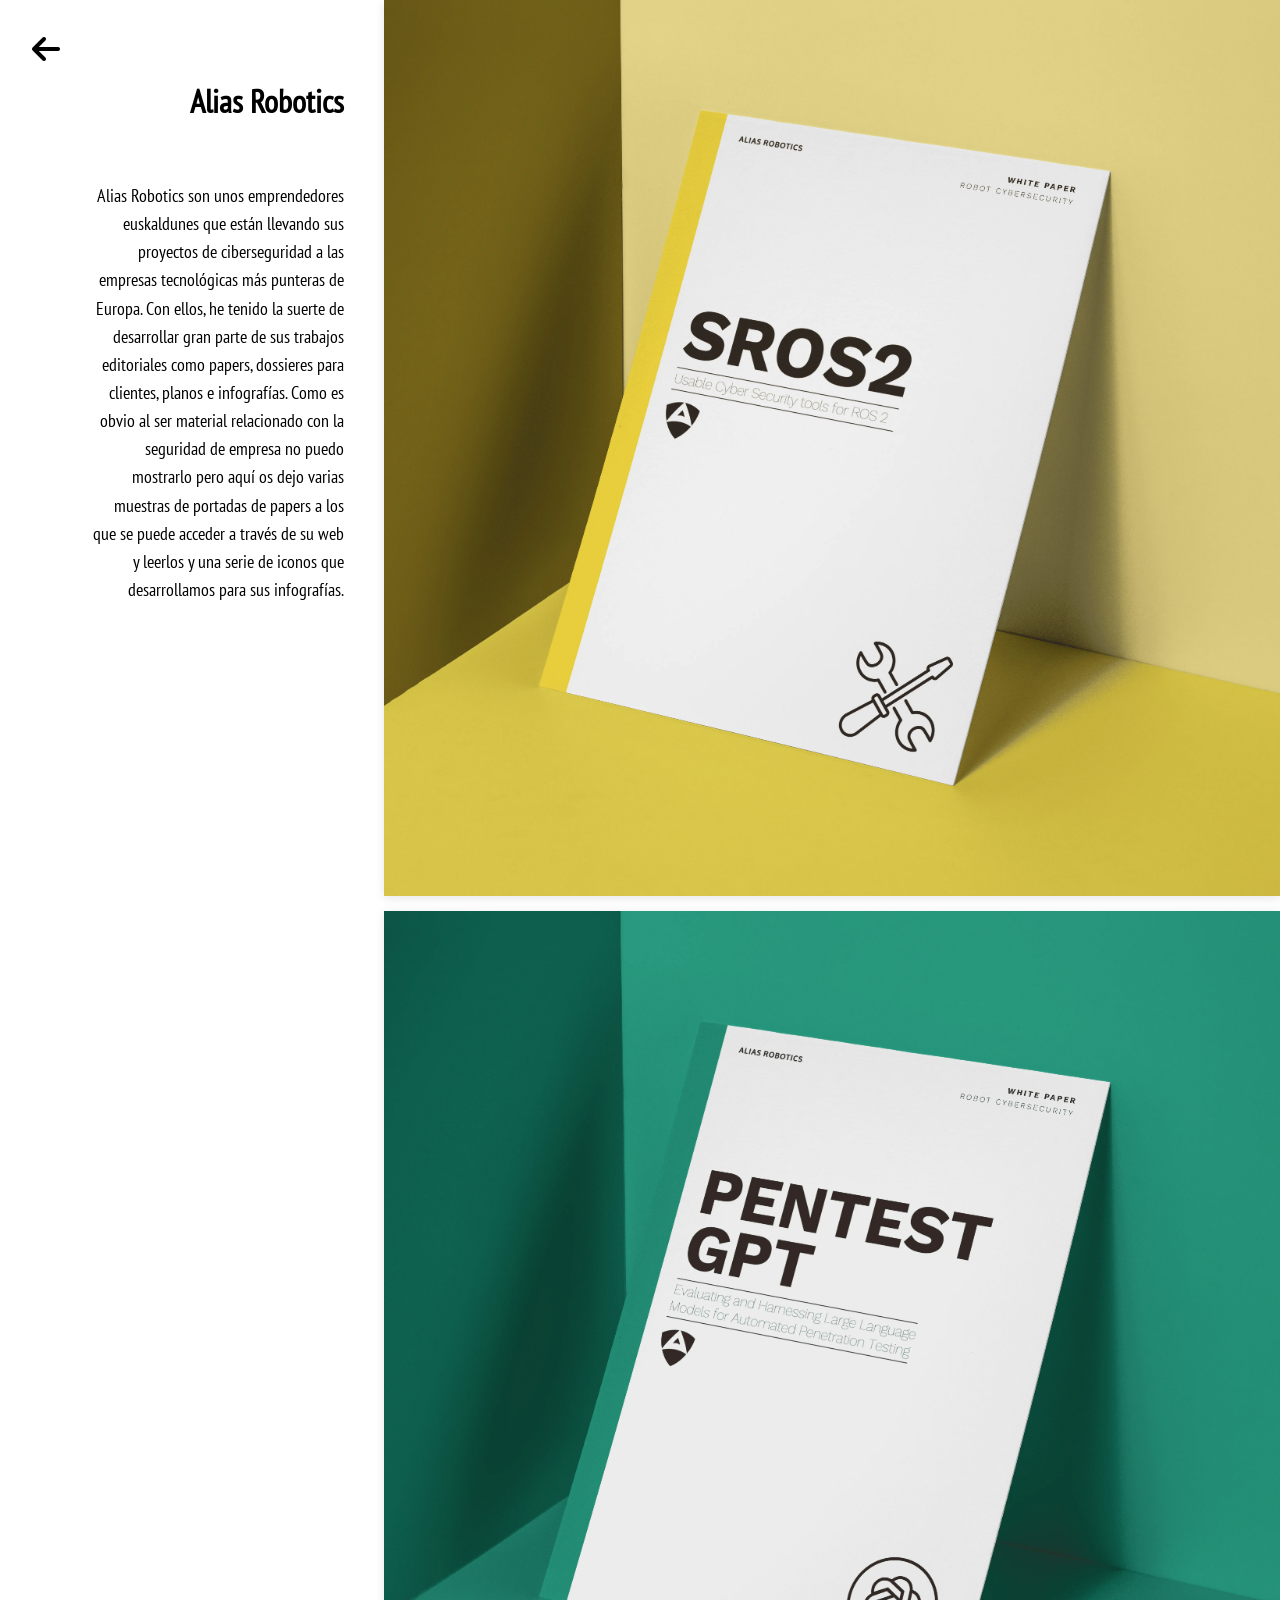
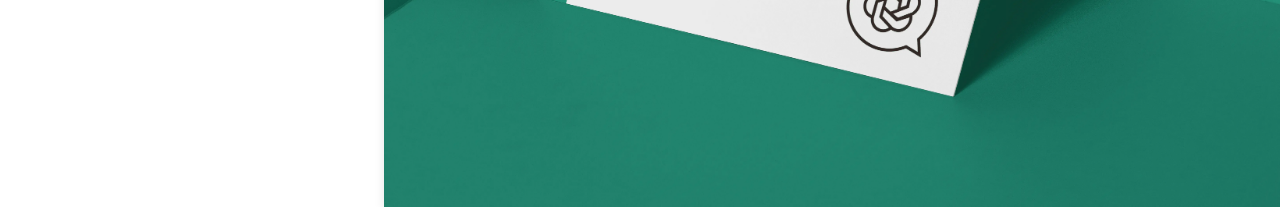
<file: alias.html>
<!DOCTYPE html>
<html lang="es">

<head>
  <meta charset="UTF-8">
  <meta name="viewport" content="width=device-width, initial-scale=1.0">
  <meta name="robots" content="noindex, nofollow">
  <title>Alias Robotics</title>
  <link rel="stylesheet" href="styles.css">
  <!-- Font Awesome CDN (versión gratuita) -->
  <link rel="stylesheet" href="https://cdnjs.cloudflare.com/ajax/libs/font-awesome/6.5.0/css/all.min.css"
    crossorigin="anonymous" referrerpolicy="no-referrer" />

</head>

<body>


  <a href="index.html" class="back-arrow" aria-label="Volver al inicio">
    <i class="fas fa-arrow-left"></i>
  </a>


  <main class="project2-container">
    <div class="project2-title">
      <h1>Alias Robotics</h1>
      <p>
        Alias Robotics son unos emprendedores euskaldunes que están llevando sus proyectos de ciberseguridad a las
        empresas tecnológicas más punteras de Europa.
        Con ellos, he tenido la suerte de desarrollar gran parte de sus trabajos editoriales como papers, dossieres para
        clientes, planos e infografías.
        Como es obvio al ser material relacionado con la seguridad de empresa no puedo mostrarlo pero aquí os dejo
        varias muestras de portadas de papers a los que se puede acceder a través de su web y leerlos y una serie de
        iconos que desarrollamos para sus infografías.
      </p>
    </div>
    <div class="project2-gallery">
      <img src="img/alias2.webp" alt="Imagen 2 del Proyecto 1" class="lazy-img">
      <img src="img/alias1.webp" alt="Imagen 3 del Proyecto 1" class="lazy-img">
    </div>
  </main>


</body>

</html>
</file>
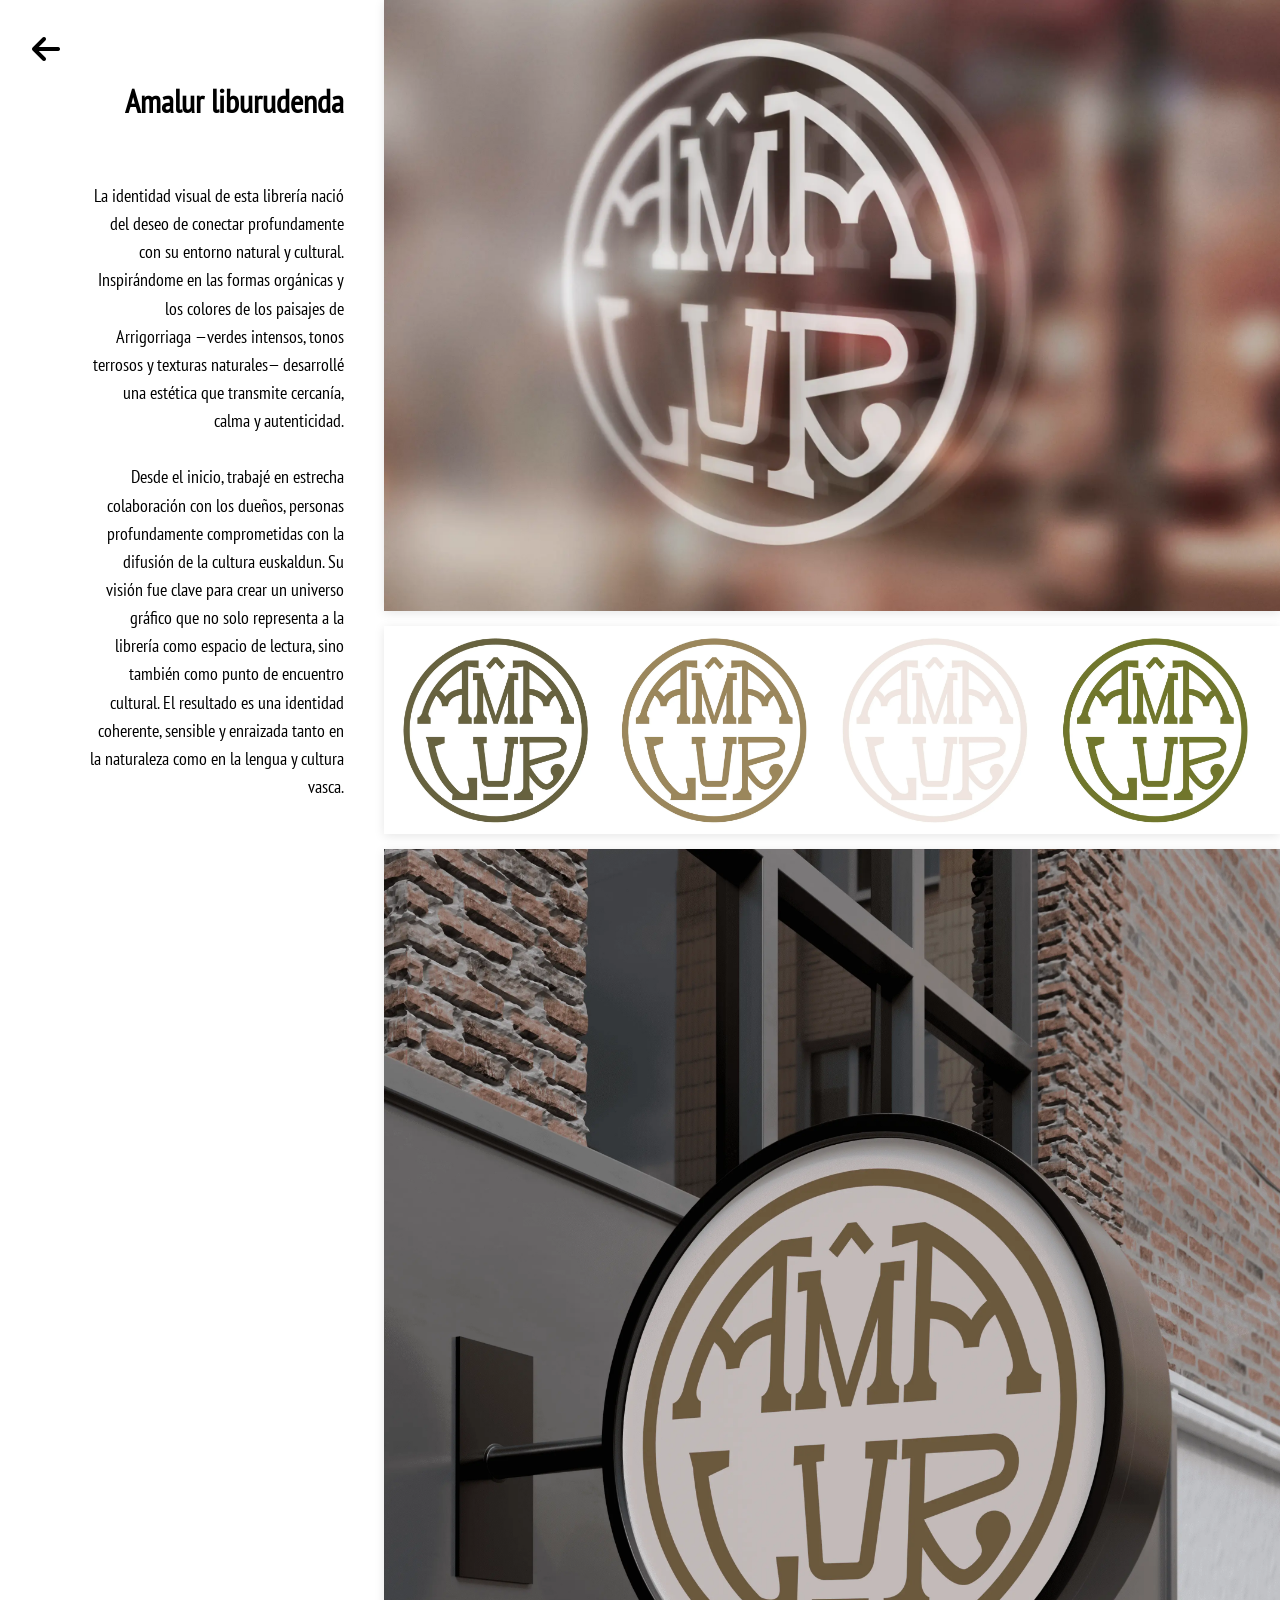
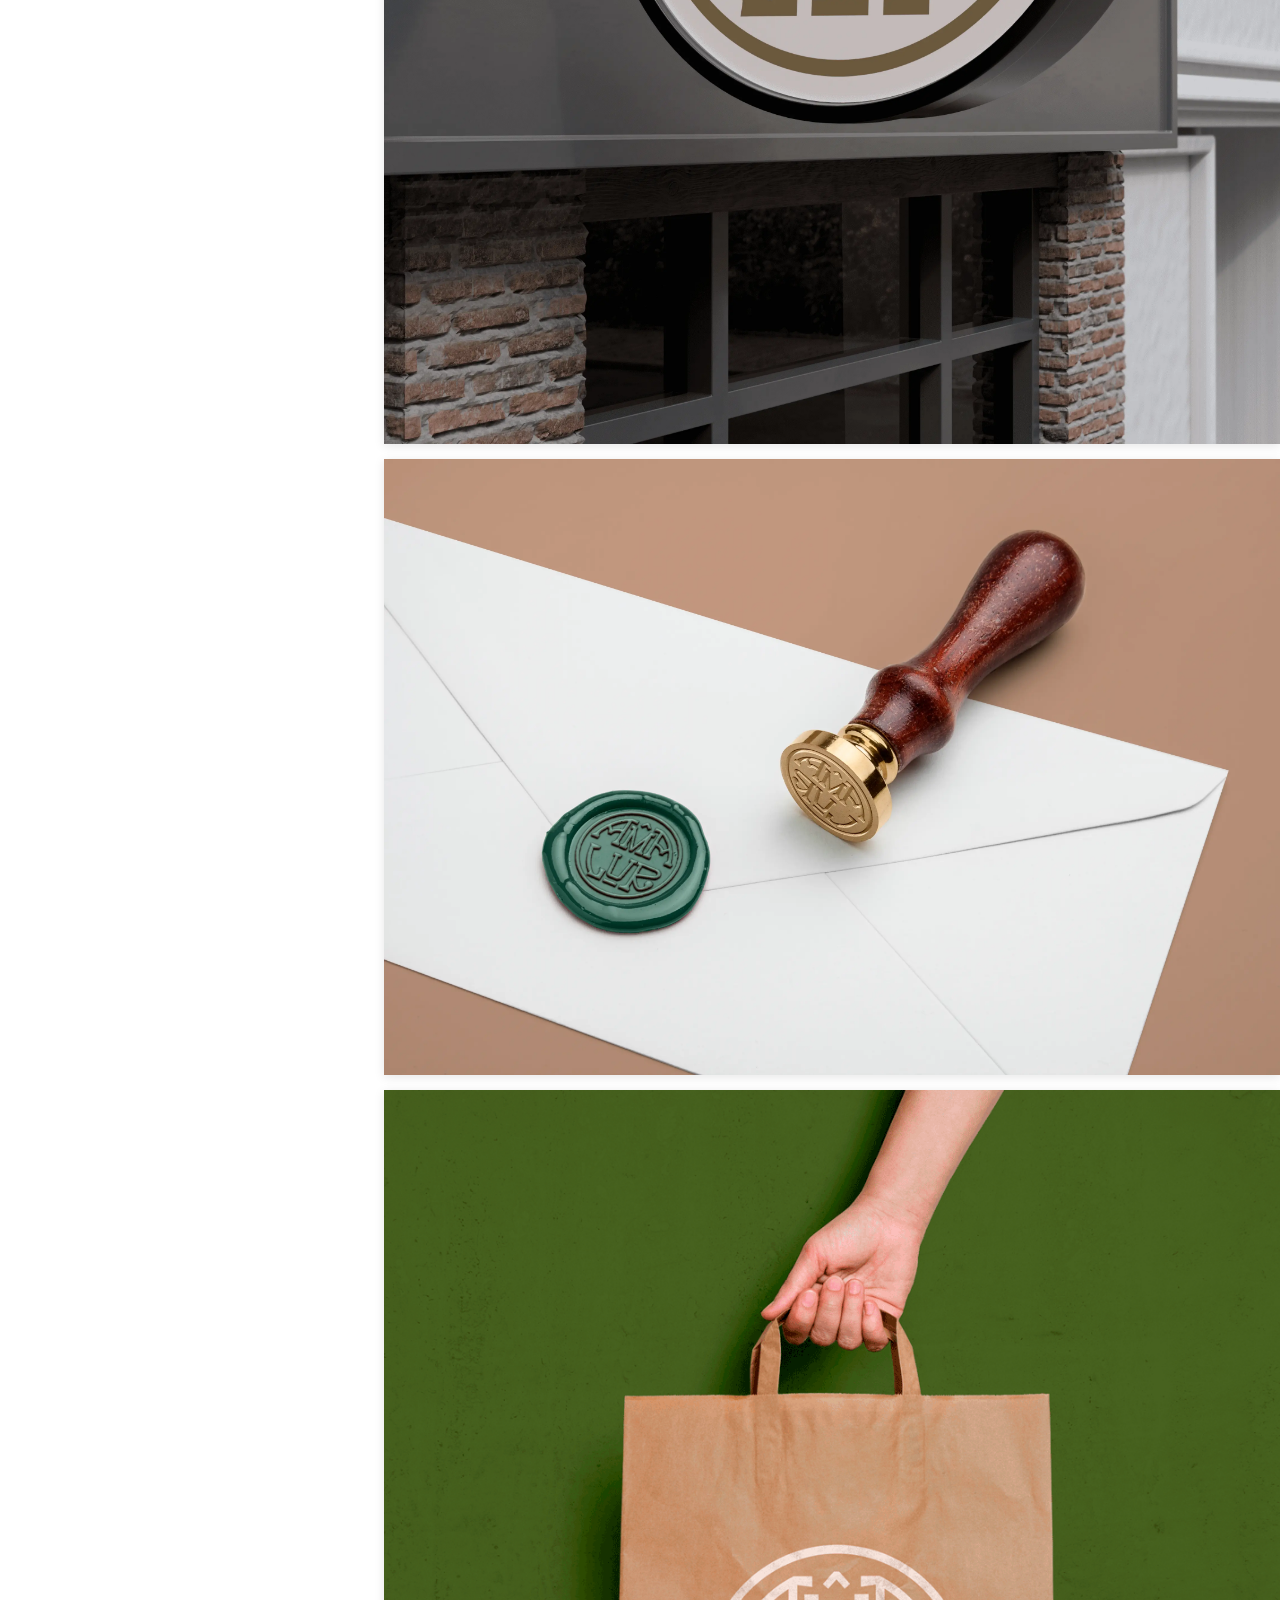
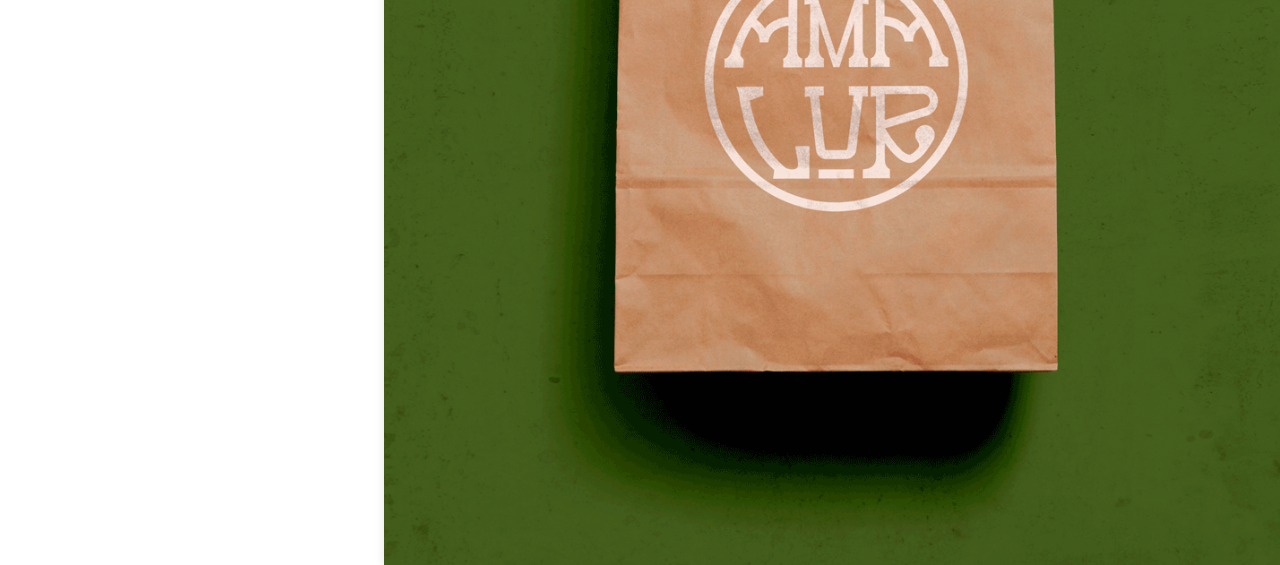
<file: amalur.html>
<!DOCTYPE html>
<html lang="es">

<head>
  <meta charset="UTF-8">
  <meta name="viewport" content="width=device-width, initial-scale=1.0">
  <meta name="robots" content="noindex, nofollow">
  <title>Amalur liburudenda</title>
  <link rel="stylesheet" href="styles.css">
  <!-- Font Awesome CDN (versión gratuita) -->
  <link rel="stylesheet" href="https://cdnjs.cloudflare.com/ajax/libs/font-awesome/6.5.0/css/all.min.css"
    integrity="sha512-..." crossorigin="anonymous" referrerpolicy="no-referrer" />

</head>

<body>


  <a href="index.html" class="back-arrow" aria-label="Volver al inicio">
    <i class="fas fa-arrow-left"></i>
  </a>


  <main class="project2-container">
    <div class="project2-title">
      <h1>Amalur liburudenda</h1>
      <p>
        La identidad visual de esta librería nació del deseo de conectar profundamente con su entorno natural y
        cultural. Inspirándome en las formas orgánicas y los colores de los paisajes de Arrigorriaga —verdes intensos,
        tonos terrosos y texturas naturales— desarrollé una estética que transmite cercanía, calma y autenticidad.
        <br><br>

        Desde el inicio, trabajé en estrecha colaboración con los dueños, personas profundamente comprometidas con la
        difusión de la cultura euskaldun. Su visión fue clave para crear un universo gráfico que no solo representa a la
        librería como espacio de lectura, sino también como punto de encuentro cultural. El resultado es una identidad
        coherente, sensible y enraizada tanto en la naturaleza como en la lengua y cultura vasca.
      </p>
    </div>
    <div class="project2-gallery">
      <img src="img/amalur1.webp" alt="Imagen 2 del Proyecto 1" class="lazy-img">
      <img src="img/amalur4.webp" alt="Imagen 3 del Proyecto 1" class="lazy-img">
      <img src="img/amalur2.webp" alt="Imagen 3 del Proyecto 1" class="lazy-img">
      <img src="img/amalur3.webp" alt="Imagen 3 del Proyecto 1" class="lazy-img">
      <img src="img/amalur.gif" alt="Imagen 3 del Proyecto 1" class="lazy-img">
    </div>
  </main>


</body>

</html>
</file>
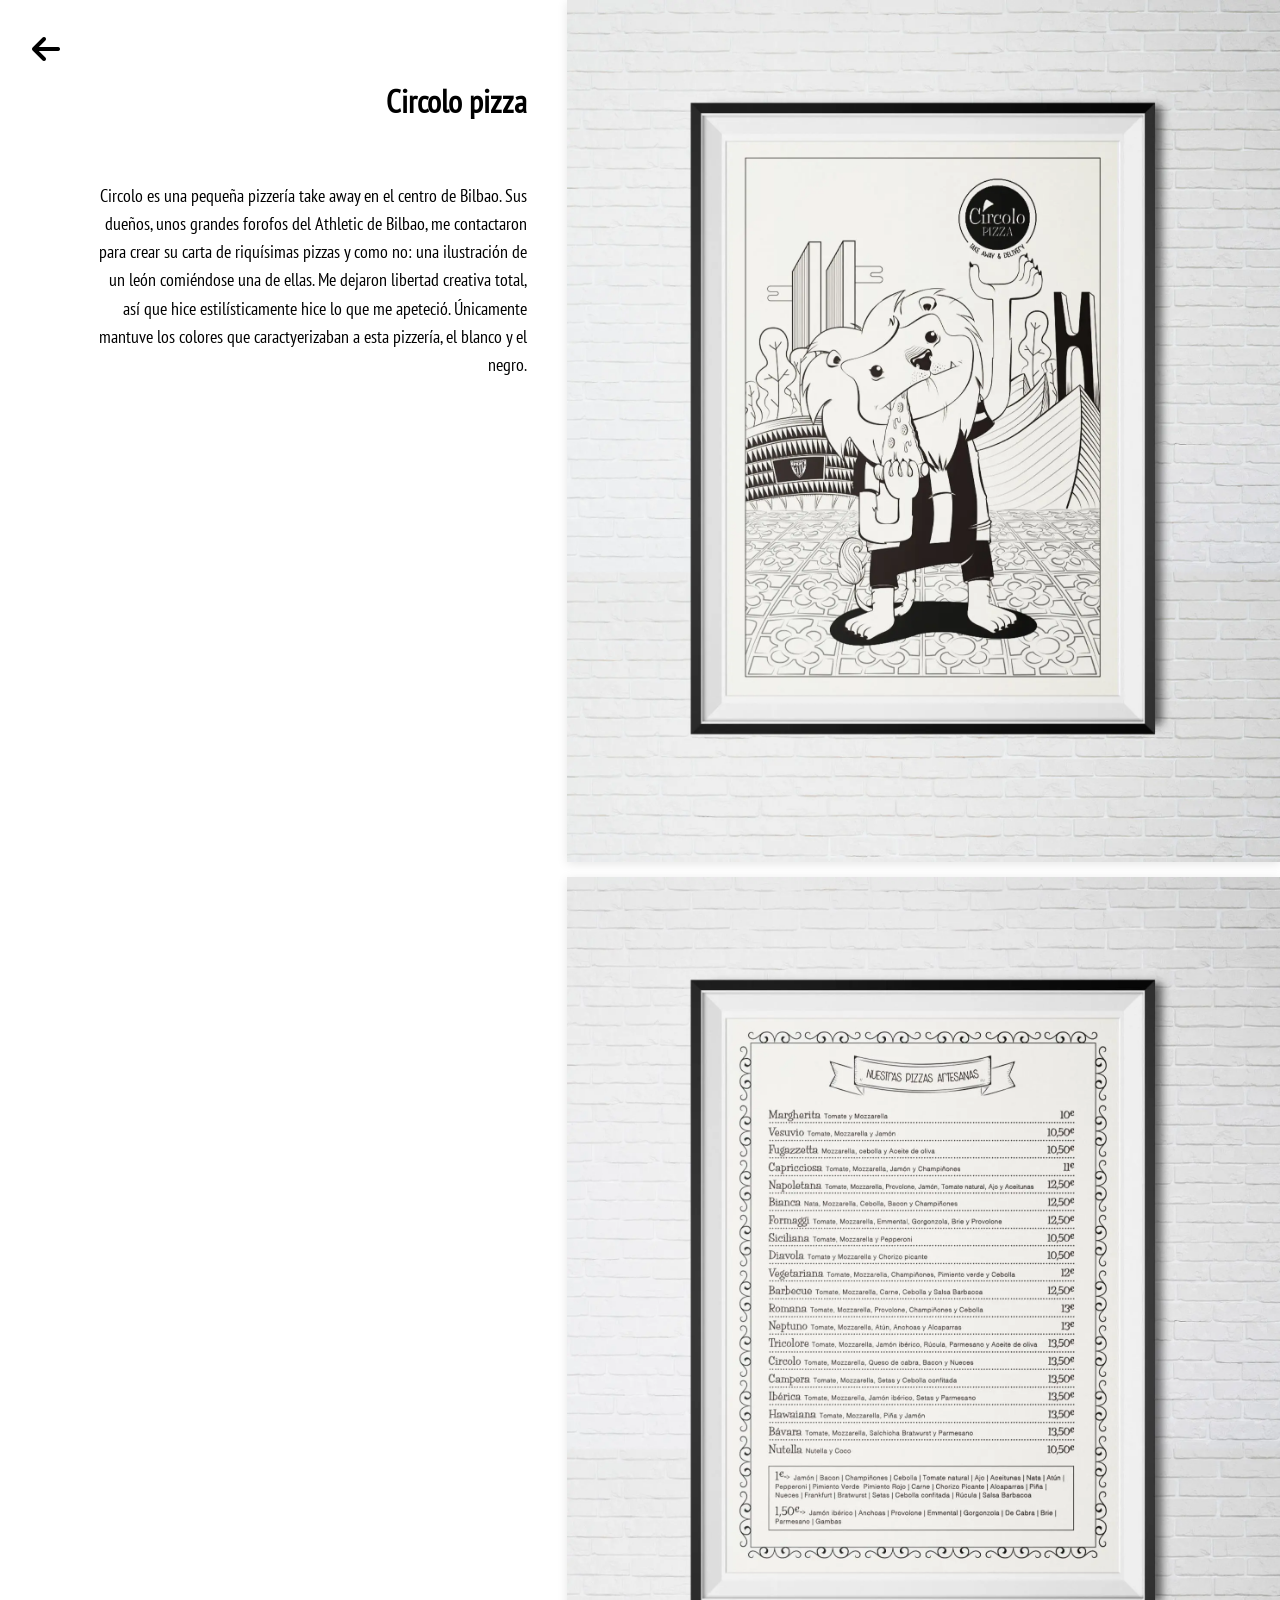
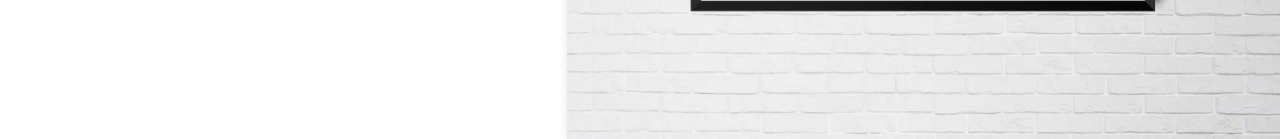
<file: circolo.html>
<!DOCTYPE html>
<html lang="es">

<head>
  <meta charset="UTF-8">
  <meta name="viewport" content="width=device-width, initial-scale=1.0">
  <meta name="robots" content="noindex, nofollow">
  <title>Circolo pizza</title>
  <link rel="stylesheet" href="styles.css">
  <!-- Font Awesome CDN (versión gratuita) -->
  <link rel="stylesheet" href="https://cdnjs.cloudflare.com/ajax/libs/font-awesome/6.5.0/css/all.min.css"
    crossorigin="anonymous" referrerpolicy="no-referrer" />

</head>

<body>


  <a href="index.html" class="back-arrow" aria-label="Volver al inicio">
    <i class="fas fa-arrow-left"></i>
  </a>


  <main class="project2-container">
    <div class="project2-title">
      <h1>Circolo pizza</h1>
      <p>
        Circolo es una pequeña pizzería take away en el centro de Bilbao. Sus dueños, unos grandes forofos del Athletic
        de Bilbao, me contactaron para crear su carta de riquísimas pizzas y como no: una ilustración de un león
        comiéndose una de ellas. Me dejaron libertad creativa total, así que hice estilísticamente hice lo que me
        apeteció. Únicamente mantuve los colores que caractyerizaban a esta pizzería, el blanco y el negro.
      </p>
    </div>
    <div class="project2-gallery">
      <img src="img/8.webp" alt="Imagen 2 del Proyecto 1" class="lazy-img">
      <img src="img/88.webp" alt="Imagen 3 del Proyecto 1" class="lazy-img">
    </div>
  </main>


</body>

</html>
</file>
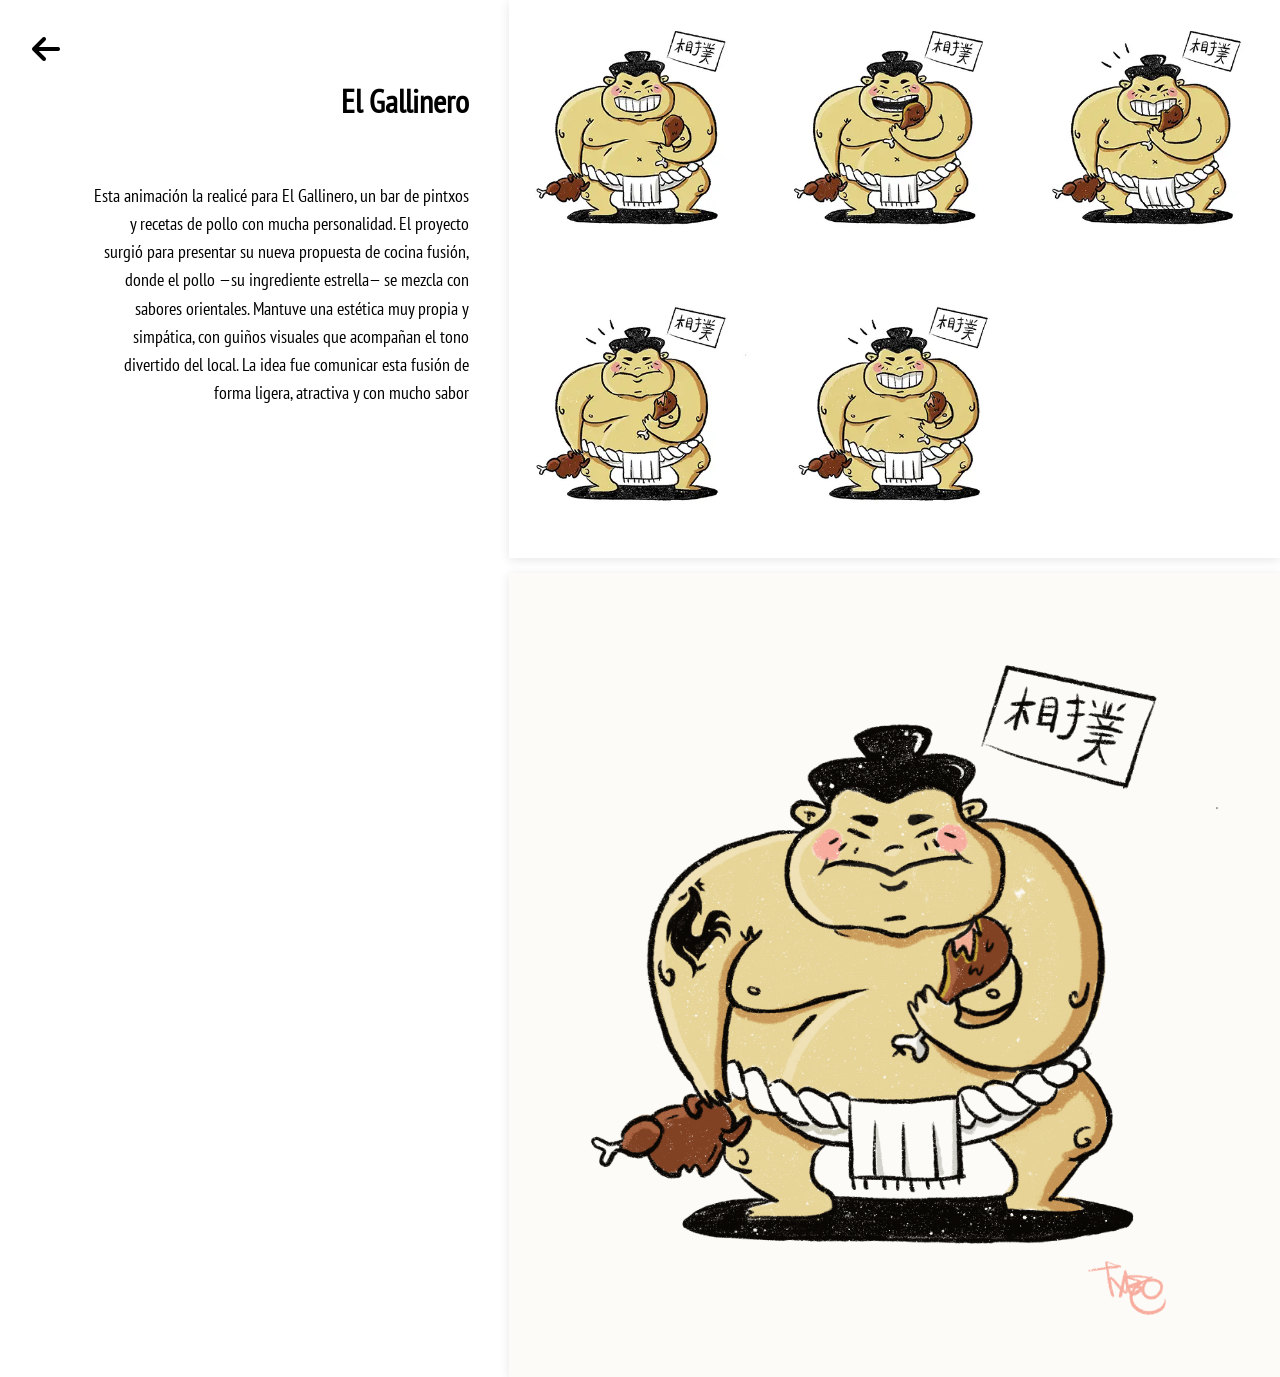
<file: elgallinero.html>
<!DOCTYPE html>
<html lang="es">
<head>
  <meta charset="UTF-8">
  <meta name="viewport" content="width=device-width, initial-scale=1.0">
  <meta name="robots" content="noindex, nofollow">
  <title>El Gallinero</title>
  <link rel="stylesheet" href="styles.css"> 
  <!-- Font Awesome CDN (versión gratuita) -->
<link rel="stylesheet" href="https://cdnjs.cloudflare.com/ajax/libs/font-awesome/6.5.0/css/all.min.css" integrity="sha512-..." crossorigin="anonymous" referrerpolicy="no-referrer" />

</head>

<body>


    <a href="index.html" class="back-arrow" aria-label="Volver al inicio">
  <i class="fas fa-arrow-left"></i>
</a>


  <main class="project2-container">
    <div class="project2-title">
    <h1>El Gallinero</h1>
    <p>
Esta animación la realicé para El Gallinero, un bar de pintxos y recetas de pollo con mucha personalidad. El proyecto surgió para presentar su nueva propuesta de cocina fusión, donde el pollo —su ingrediente estrella— se mezcla con sabores orientales.

Mantuve una estética muy propia y simpática, con guiños visuales que acompañan el tono divertido del local. La idea fue comunicar esta fusión de forma ligera, atractiva y con mucho sabor

    </p>
</div>
    <div class="project2-gallery">
      <img src="img/elgallinero1.webp" alt="Imagen 2 del Proyecto 1" class="lazy-img">
      <img src="img/elgallinero.gif" alt="Imagen 3 del Proyecto 1" class="lazy-img">
    </div>
  </main>


</body>
</html>
</file>
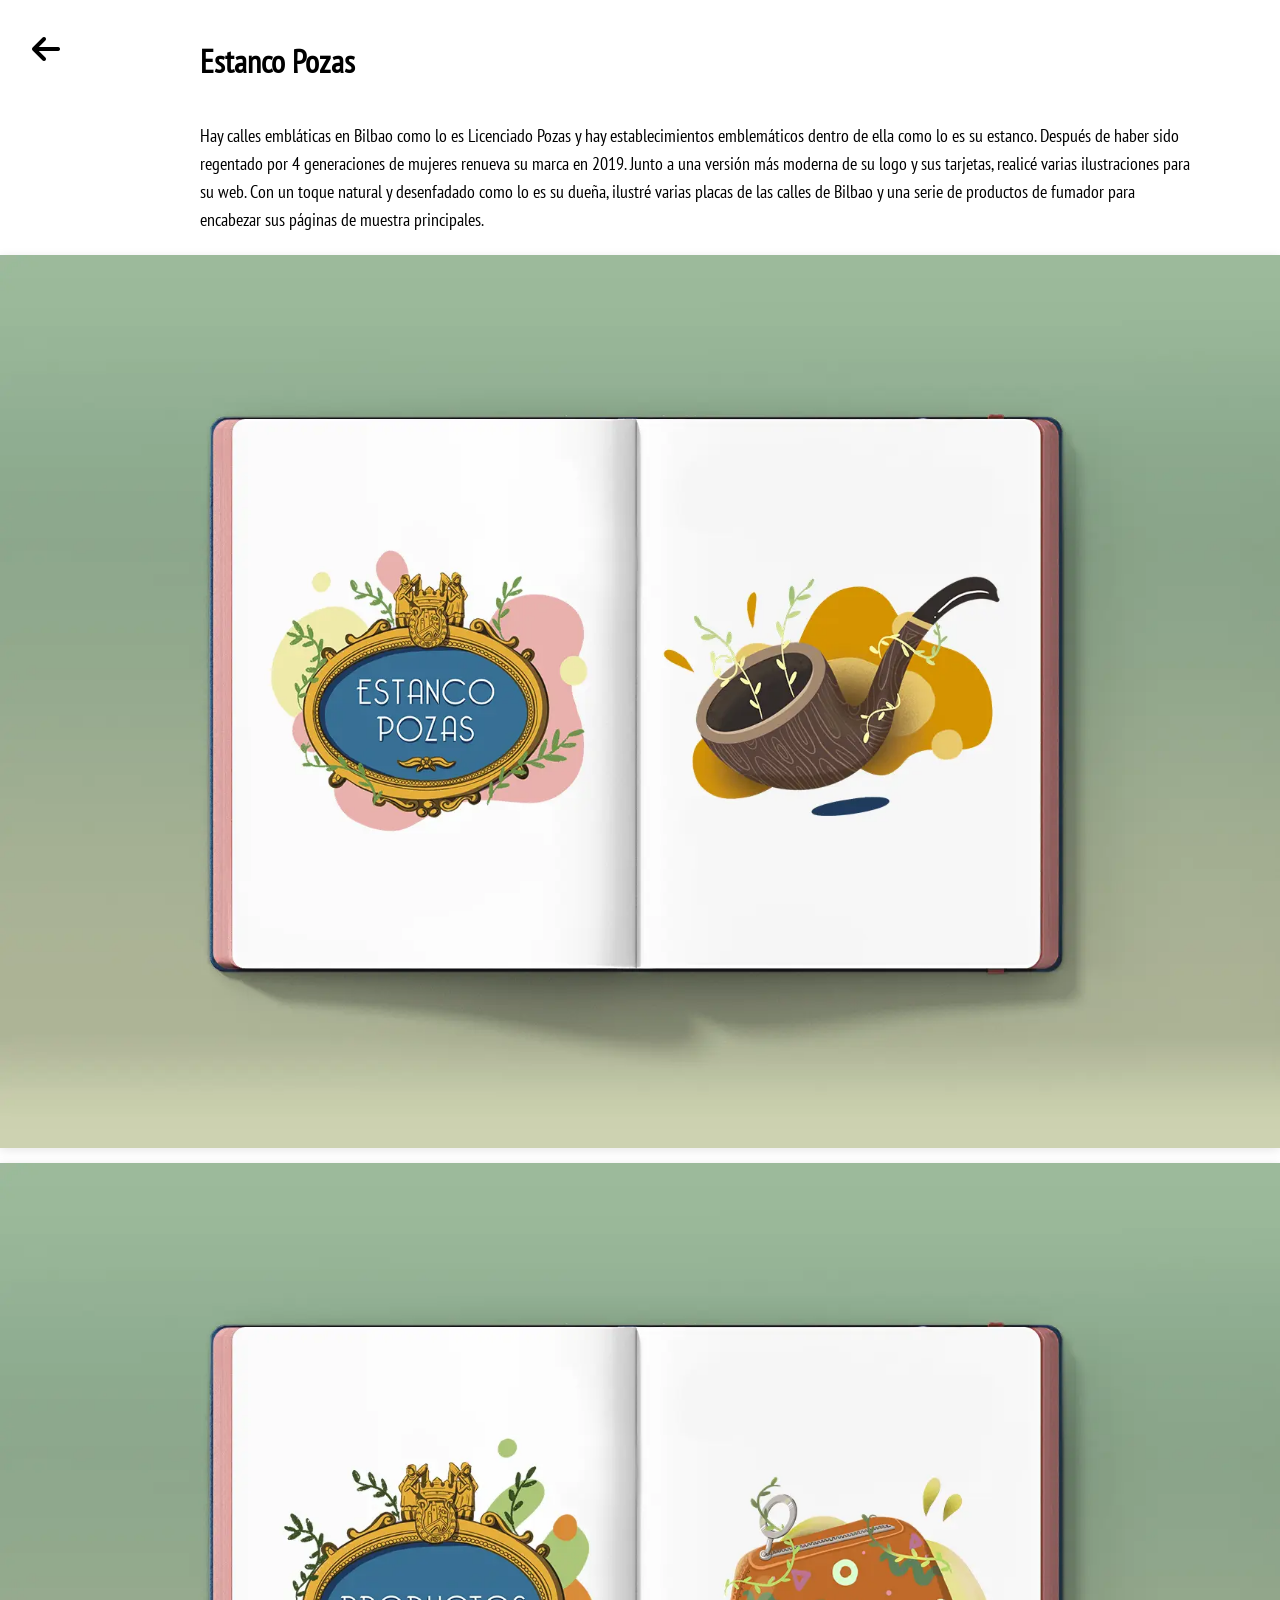
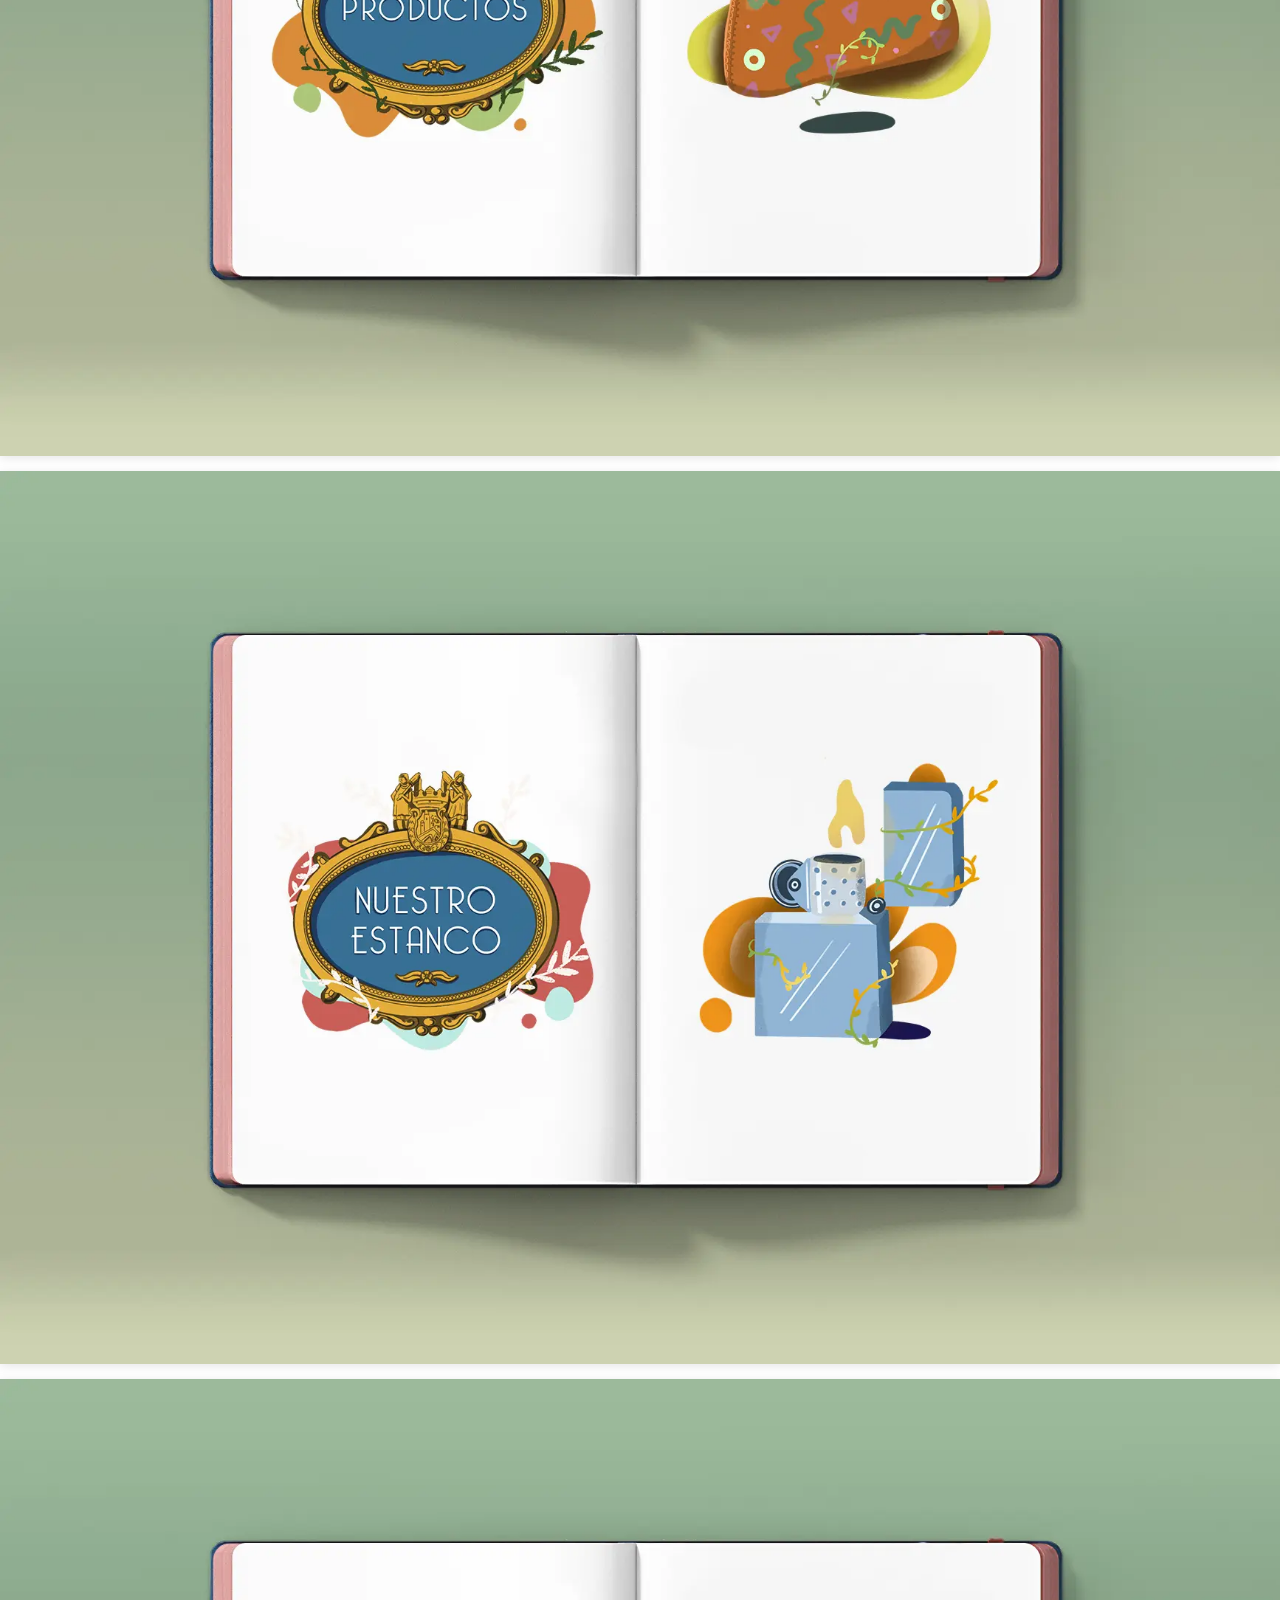
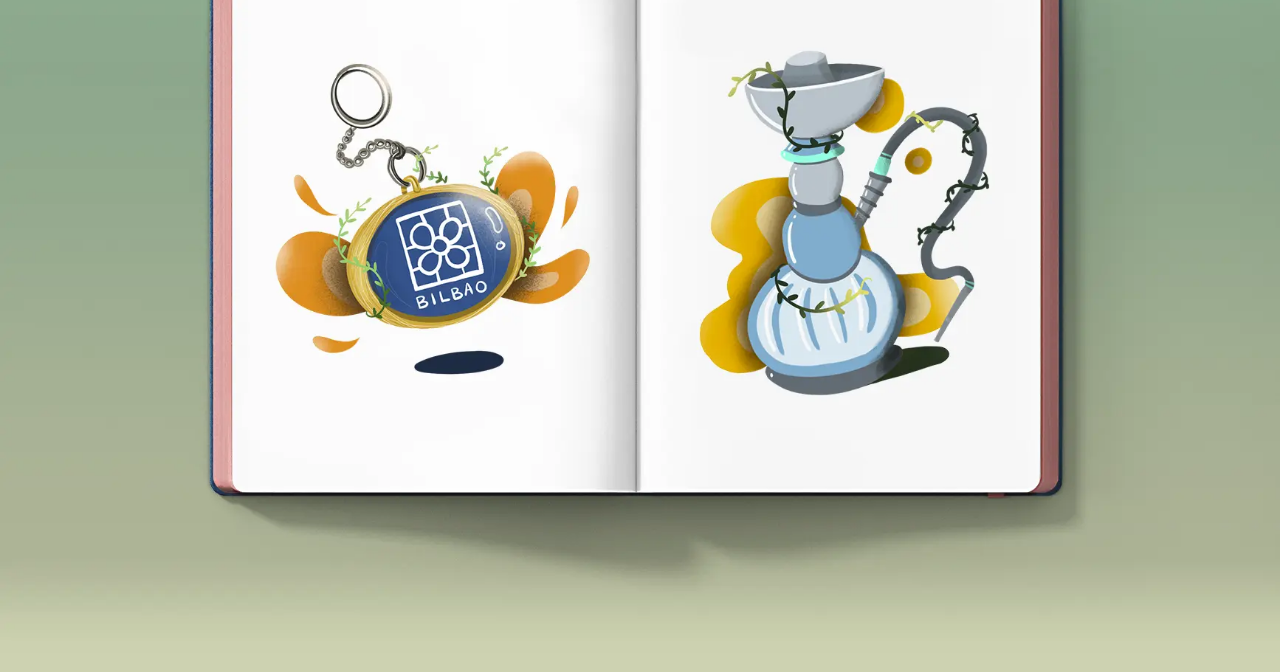
<file: estancopozas.html>
<!DOCTYPE html>
<html lang="es">
<head>
  <meta charset="UTF-8">
  <meta name="viewport" content="width=device-width, initial-scale=1.0">
  <title>Estanco Pozas</title>
  <link rel="stylesheet" href="styles.css"> 
  <!-- Font Awesome CDN (versión gratuita) -->
<link rel="stylesheet" href="https://cdnjs.cloudflare.com/ajax/libs/font-awesome/6.5.0/css/all.min.css" integrity="sha512-..." crossorigin="anonymous" referrerpolicy="no-referrer" />

</head>
<body>

    <a href="index.html" class="back-arrow" aria-label="Volver al inicio">
  <i class="fas fa-arrow-left"></i>
</a>


  <main class="project-container">
    <h1>Estanco Pozas</h1>
    <p>
      Hay calles embláticas en Bilbao como lo es Licenciado Pozas y hay establecimientos emblemáticos dentro de ella como lo es su estanco. 
      Después de haber sido regentado por 4 generaciones de mujeres renueva su marca en 2019. Junto a una versión más moderna de su logo y sus tarjetas, realicé varias ilustraciones para su web.
      Con un toque natural y desenfadado como lo es su dueña, ilustré varias placas de las calles de Bilbao y una serie de productos de fumador para encabezar sus páginas de muestra principales.
    </p>

    <div class="project-gallery">
      <img src="img/estanco1.webp" alt="Imagen 2 del Proyecto 1" class="lazy-img">
      <img src="img/estanco2.webp" alt="Imagen 3 del Proyecto 1" class="lazy-img">
      <img src="img/estanco3.webp" alt="Imagen 3 del Proyecto 1" class="lazy-img">
      <img src="img/estanco4.webp" alt="Imagen 3 del Proyecto 1" class="lazy-img">
    </div>
  </main>

</body>
</html>
</file>
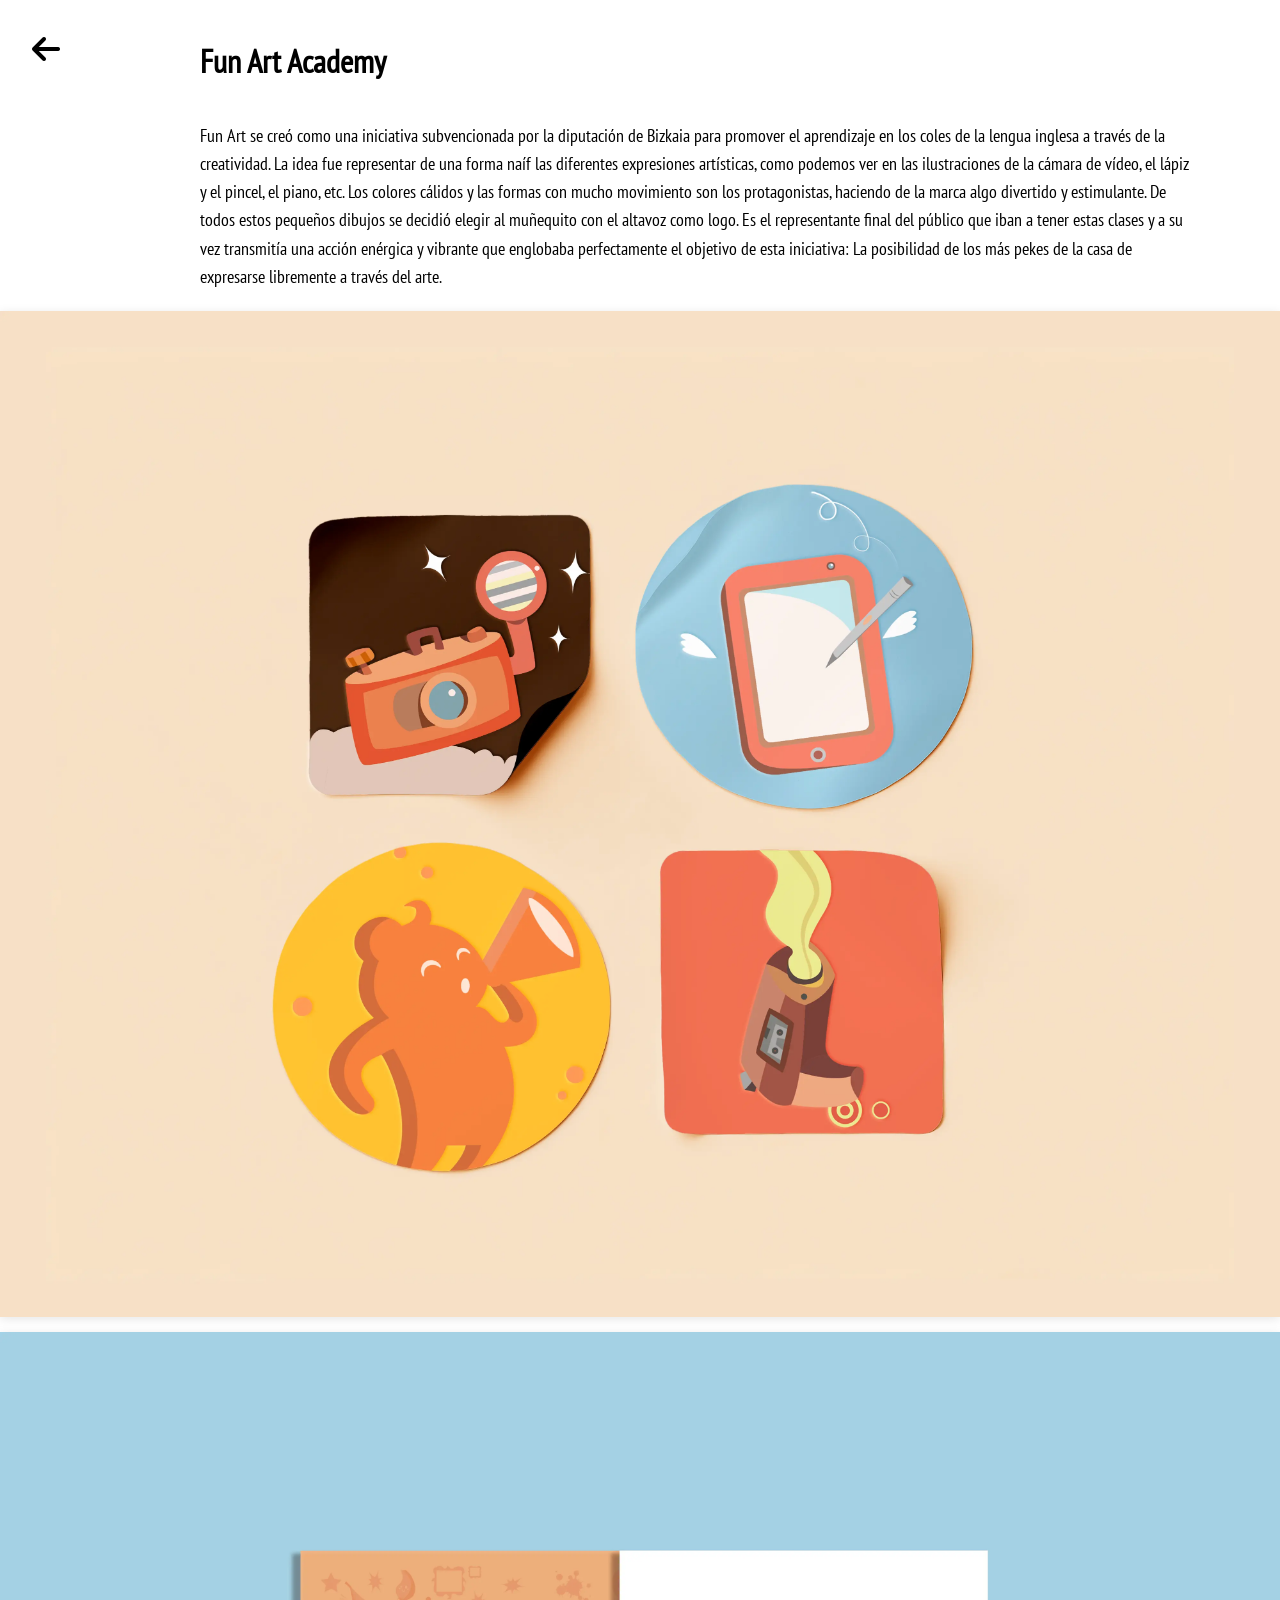
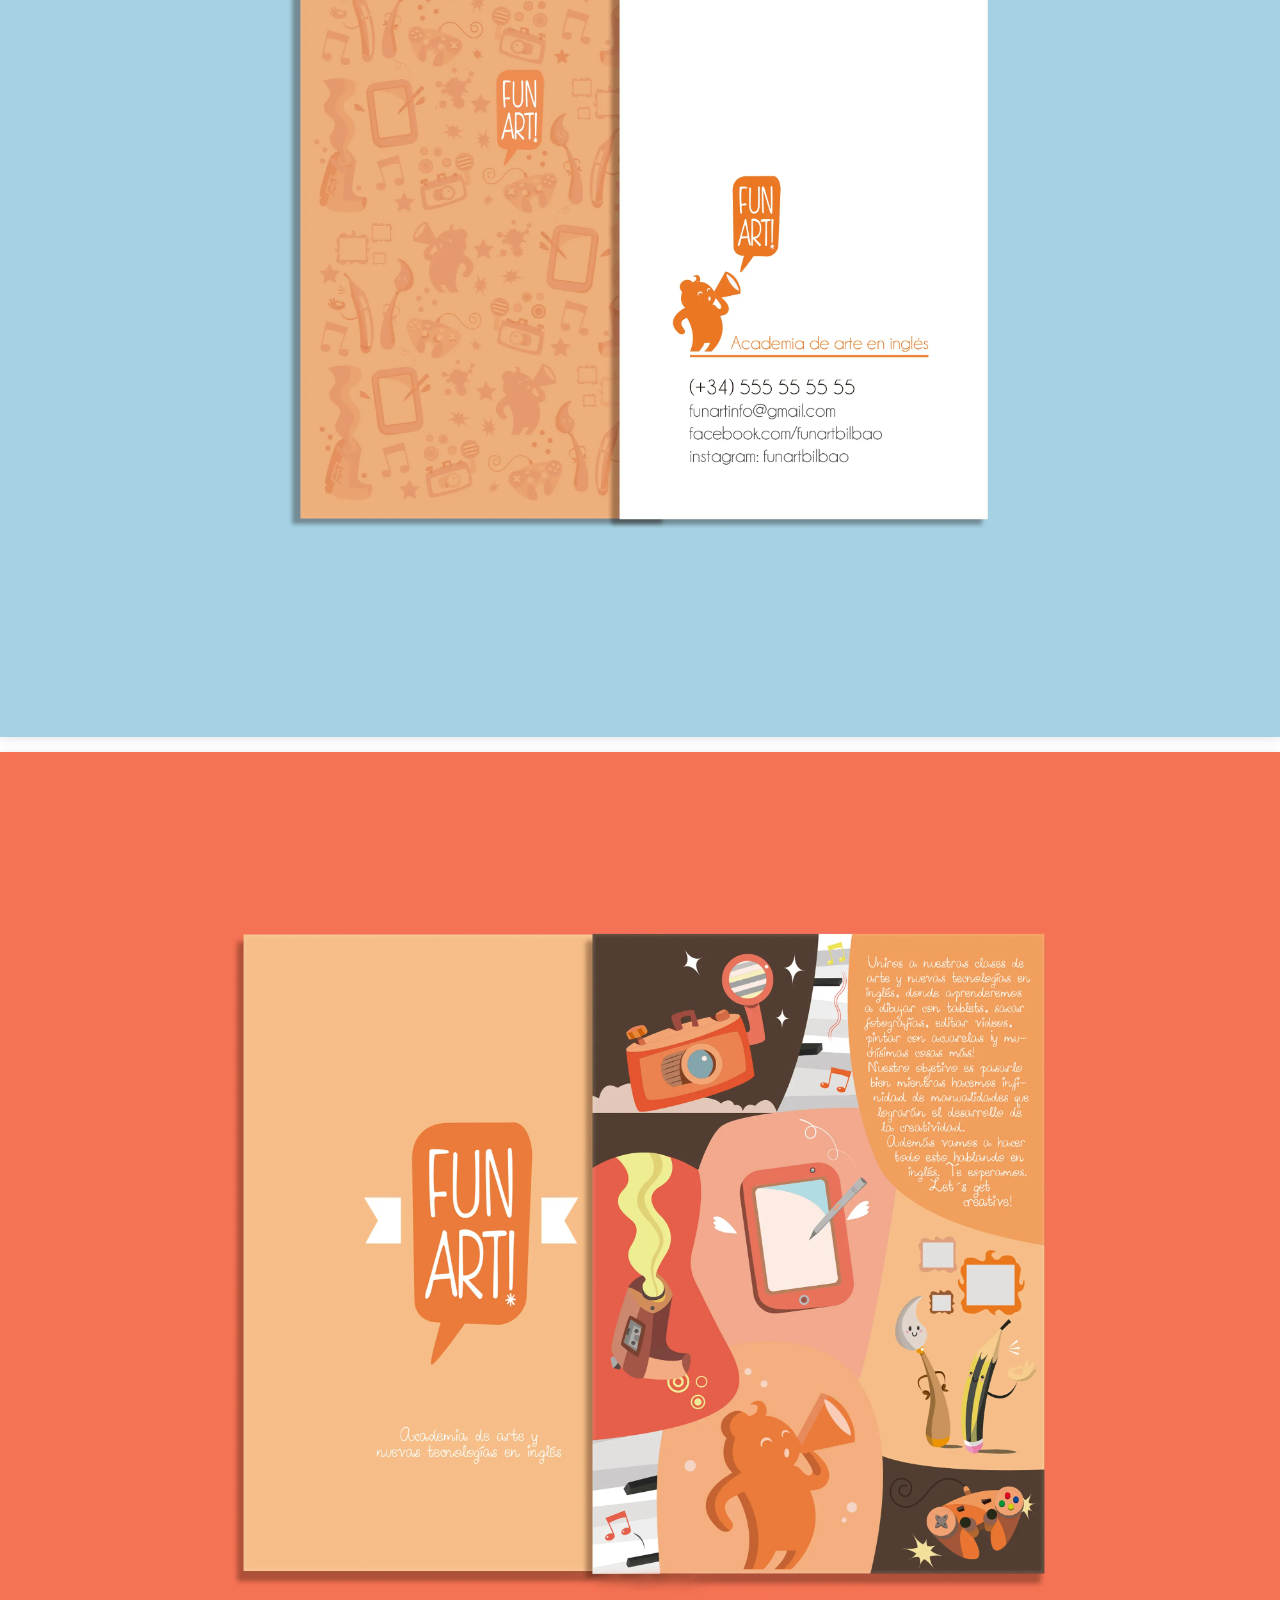
<file: funart.html>
<!DOCTYPE html>
<html lang="es">

<head>
  <meta charset="UTF-8">
  <meta name="viewport" content="width=device-width, initial-scale=1.0">
  <title>Fun Art Academy</title>
  <link rel="stylesheet" href="styles.css">
  <!-- Font Awesome CDN (versión gratuita) -->
  <link rel="stylesheet" href="https://cdnjs.cloudflare.com/ajax/libs/font-awesome/6.5.0/css/all.min.css"
    integrity="sha512-..." crossorigin="anonymous" referrerpolicy="no-referrer" />

</head>

<body>

  <a href="index.html" class="back-arrow" aria-label="Volver al inicio">
    <i class="fas fa-arrow-left"></i>
  </a>


  <main class="project-container">
    <h1>Fun Art Academy</h1>
    <p>
      Fun Art se creó como una iniciativa subvencionada por la diputación de Bizkaia para promover el aprendizaje en los
      coles de la lengua inglesa a través de la creatividad.
      La idea fue representar de una forma naíf las diferentes expresiones artísticas, como podemos ver en las
      ilustraciones de la cámara de vídeo, el lápiz y el pincel, el piano, etc.
      Los colores cálidos y las formas con mucho movimiento son los protagonistas, haciendo de la marca algo divertido y
      estimulante. De todos estos pequeños dibujos se decidió elegir al muñequito con el altavoz como logo.
      Es el representante final del público que iban a tener estas clases y a su vez transmitía una acción enérgica y
      vibrante que englobaba perfectamente el objetivo de esta iniciativa: La posibilidad de los más pekes de la casa de
      expresarse libremente a través del arte.
    </p>

    <div class="project-gallery">
      <img src="img/funart33.webp" alt="Imagen 1 del Proyecto 1" class="lazy-img">
      <img src="img/funart44.webp" alt="Imagen 2 del Proyecto 1" class="lazy-img">
      <img src="img/funart55.webp" alt="Imagen 3 del Proyecto 1" class="lazy-img">
    </div>
  </main>

</body>

</html>
</file>
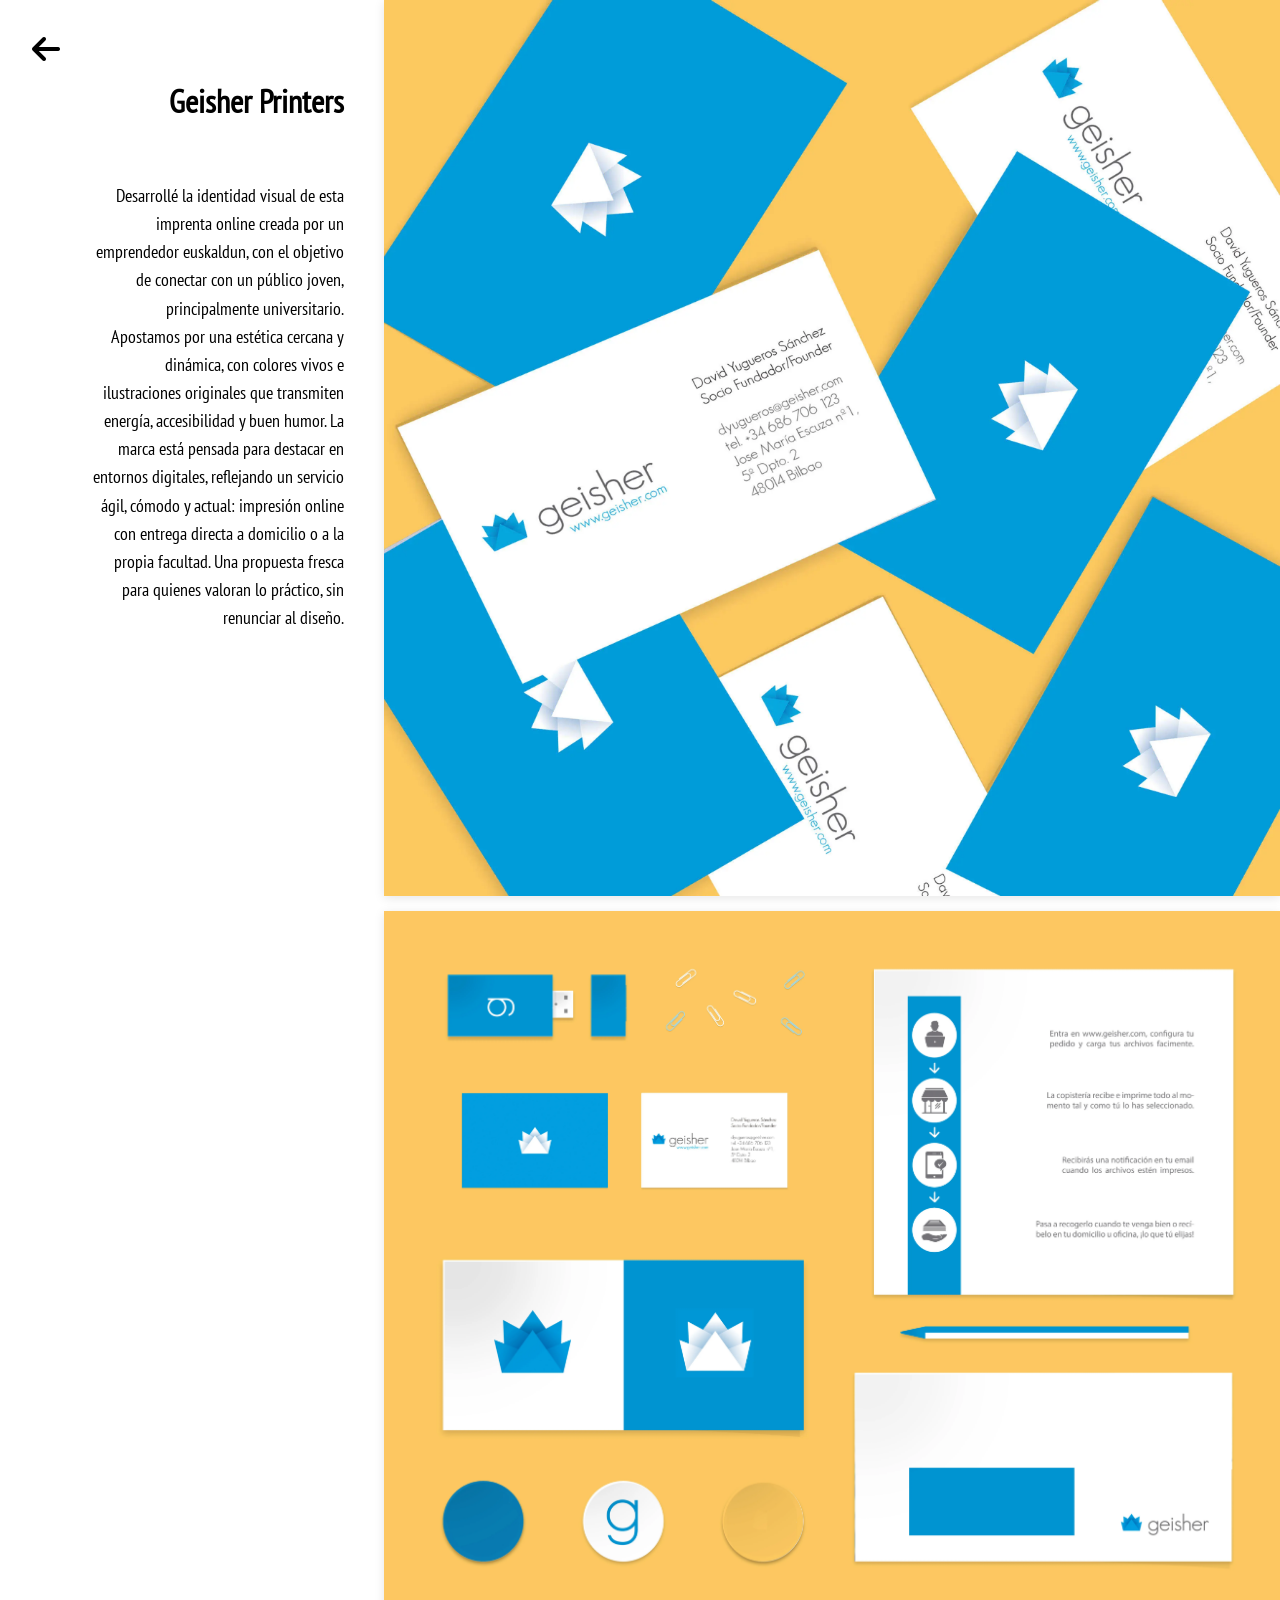
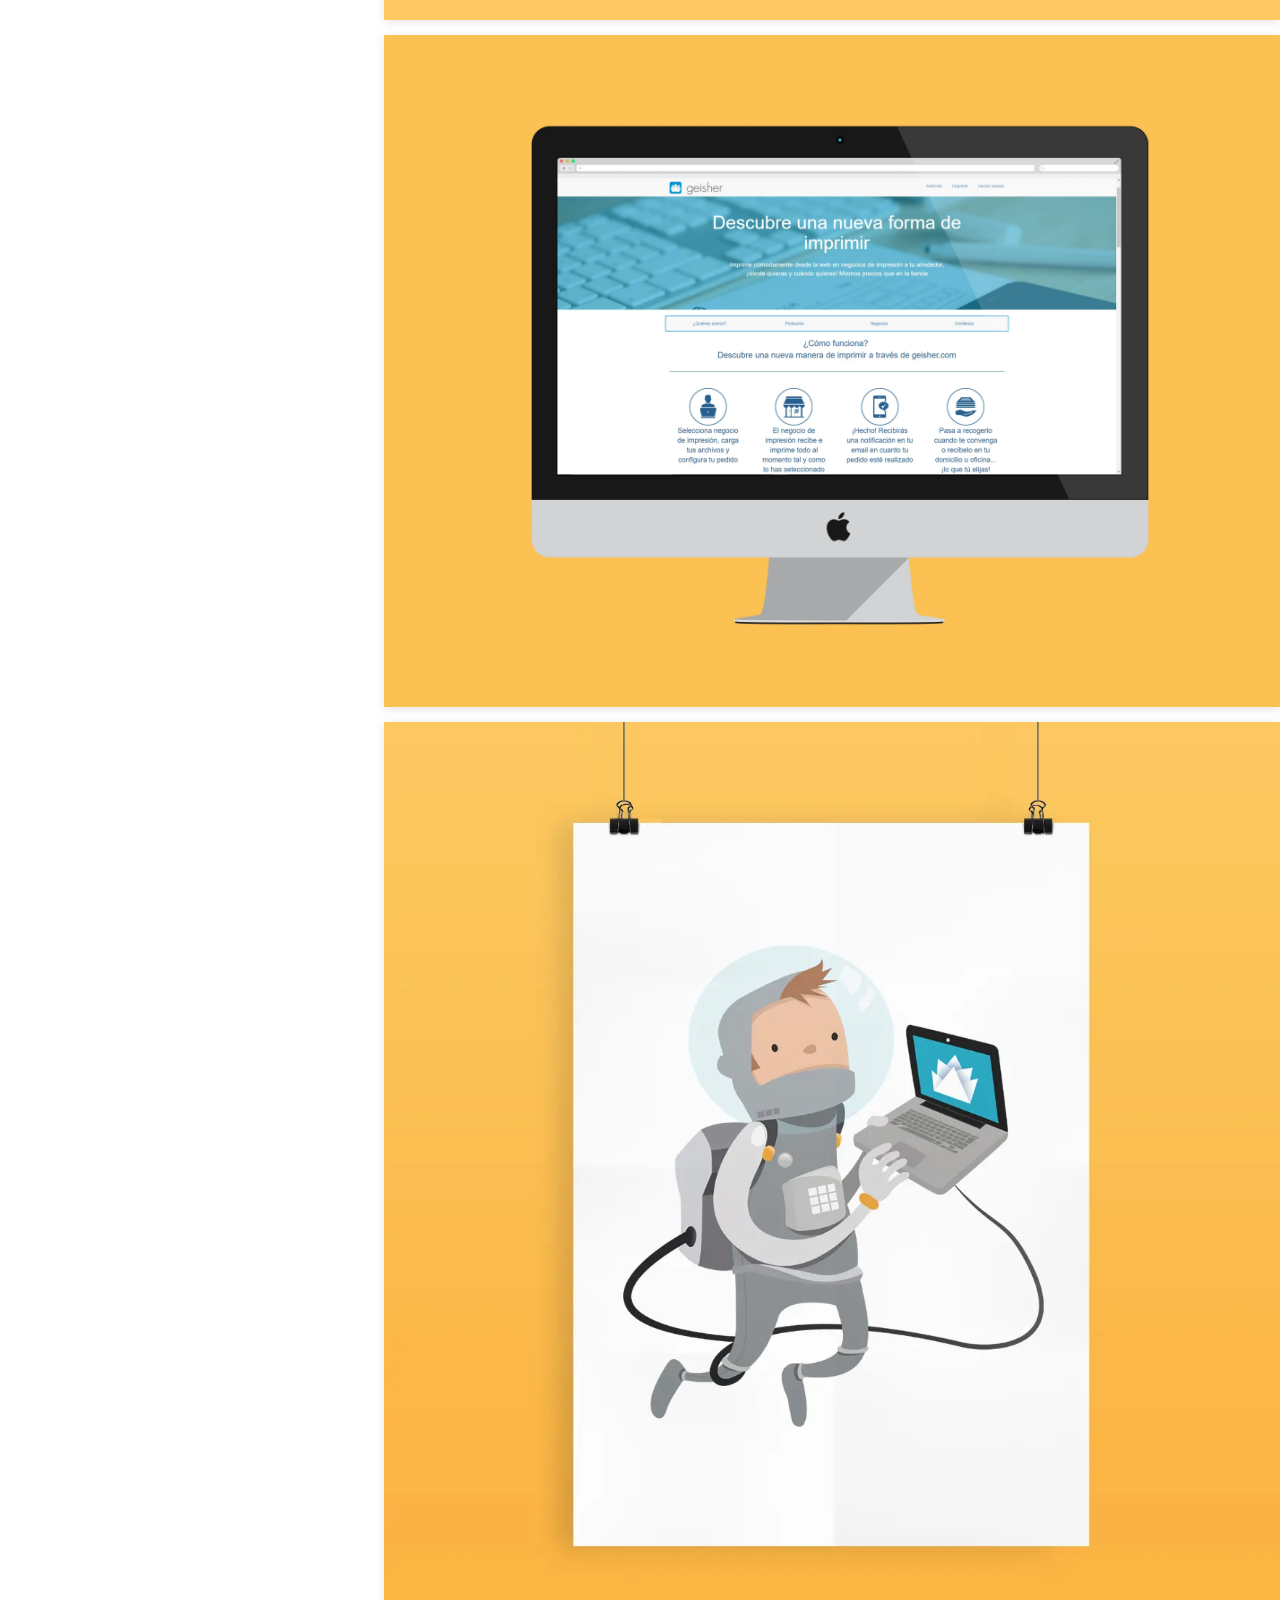
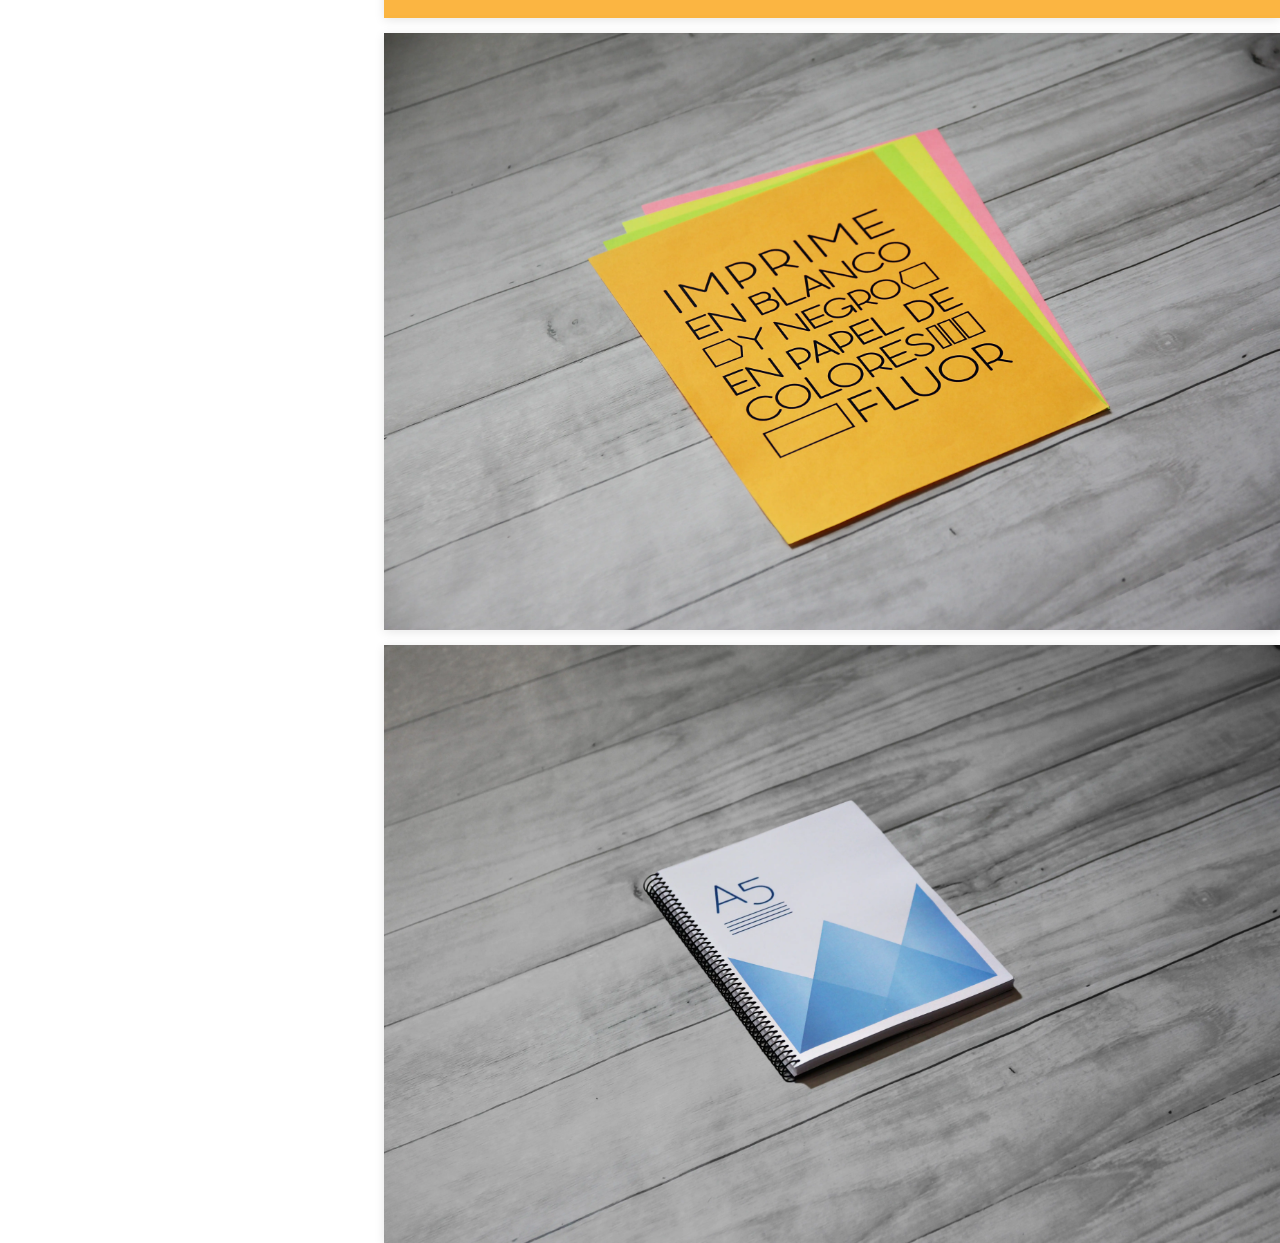
<file: geisherprinters.html>
<!DOCTYPE html>
<html lang="es">
<head>
  <meta charset="UTF-8">
  <meta name="viewport" content="width=device-width, initial-scale=1.0">
  <meta name="robots" content="noindex, nofollow">
  <title>Geisher Printers</title>
  <link rel="stylesheet" href="styles.css"> 
  <!-- Font Awesome CDN (versión gratuita) -->
<link rel="stylesheet" href="https://cdnjs.cloudflare.com/ajax/libs/font-awesome/6.5.0/css/all.min.css" integrity="sha512-..." crossorigin="anonymous" referrerpolicy="no-referrer" />

</head>

<body>


    <a href="index.html" class="back-arrow" aria-label="Volver al inicio">
  <i class="fas fa-arrow-left"></i>
</a>


  <main class="project2-container">
    <div class="project2-title">
    <h1>Geisher Printers</h1>
    <p>
      Desarrollé la identidad visual de esta imprenta online creada por un emprendedor euskaldun, con el objetivo de conectar con un público joven, principalmente universitario. <br>
      Apostamos por una estética cercana y dinámica, con colores vivos e ilustraciones originales que transmiten energía, accesibilidad y buen humor.

La marca está pensada para destacar en entornos digitales, reflejando un servicio ágil, cómodo y actual: impresión online con entrega directa a domicilio o a la propia facultad. Una propuesta fresca para quienes valoran lo práctico, sin renunciar al diseño.
 </p>
</div>
    <div class="project2-gallery">
      <img src="img/geisher1.webp" alt="Imagen 1 del Proyecto 1" class="lazy-img">
      <img src="img/geisher2.webp" alt="Imagen 3 del Proyecto 1" class="lazy-img">
      <img src="img/geisher3.webp" alt="Imagen 3 del Proyecto 1" class="lazy-img">
      <img src="img/geisher4.webp" alt="Imagen 3 del Proyecto 1" class="lazy-img">
      <img src="img/geisher5.webp" alt="Imagen 3 del Proyecto 1" class="lazy-img">
      <img src="img/geisher6.webp" alt="Imagen 3 del Proyecto 1" class="lazy-img">
    </div>
  </main>


</body>
</html>
</file>
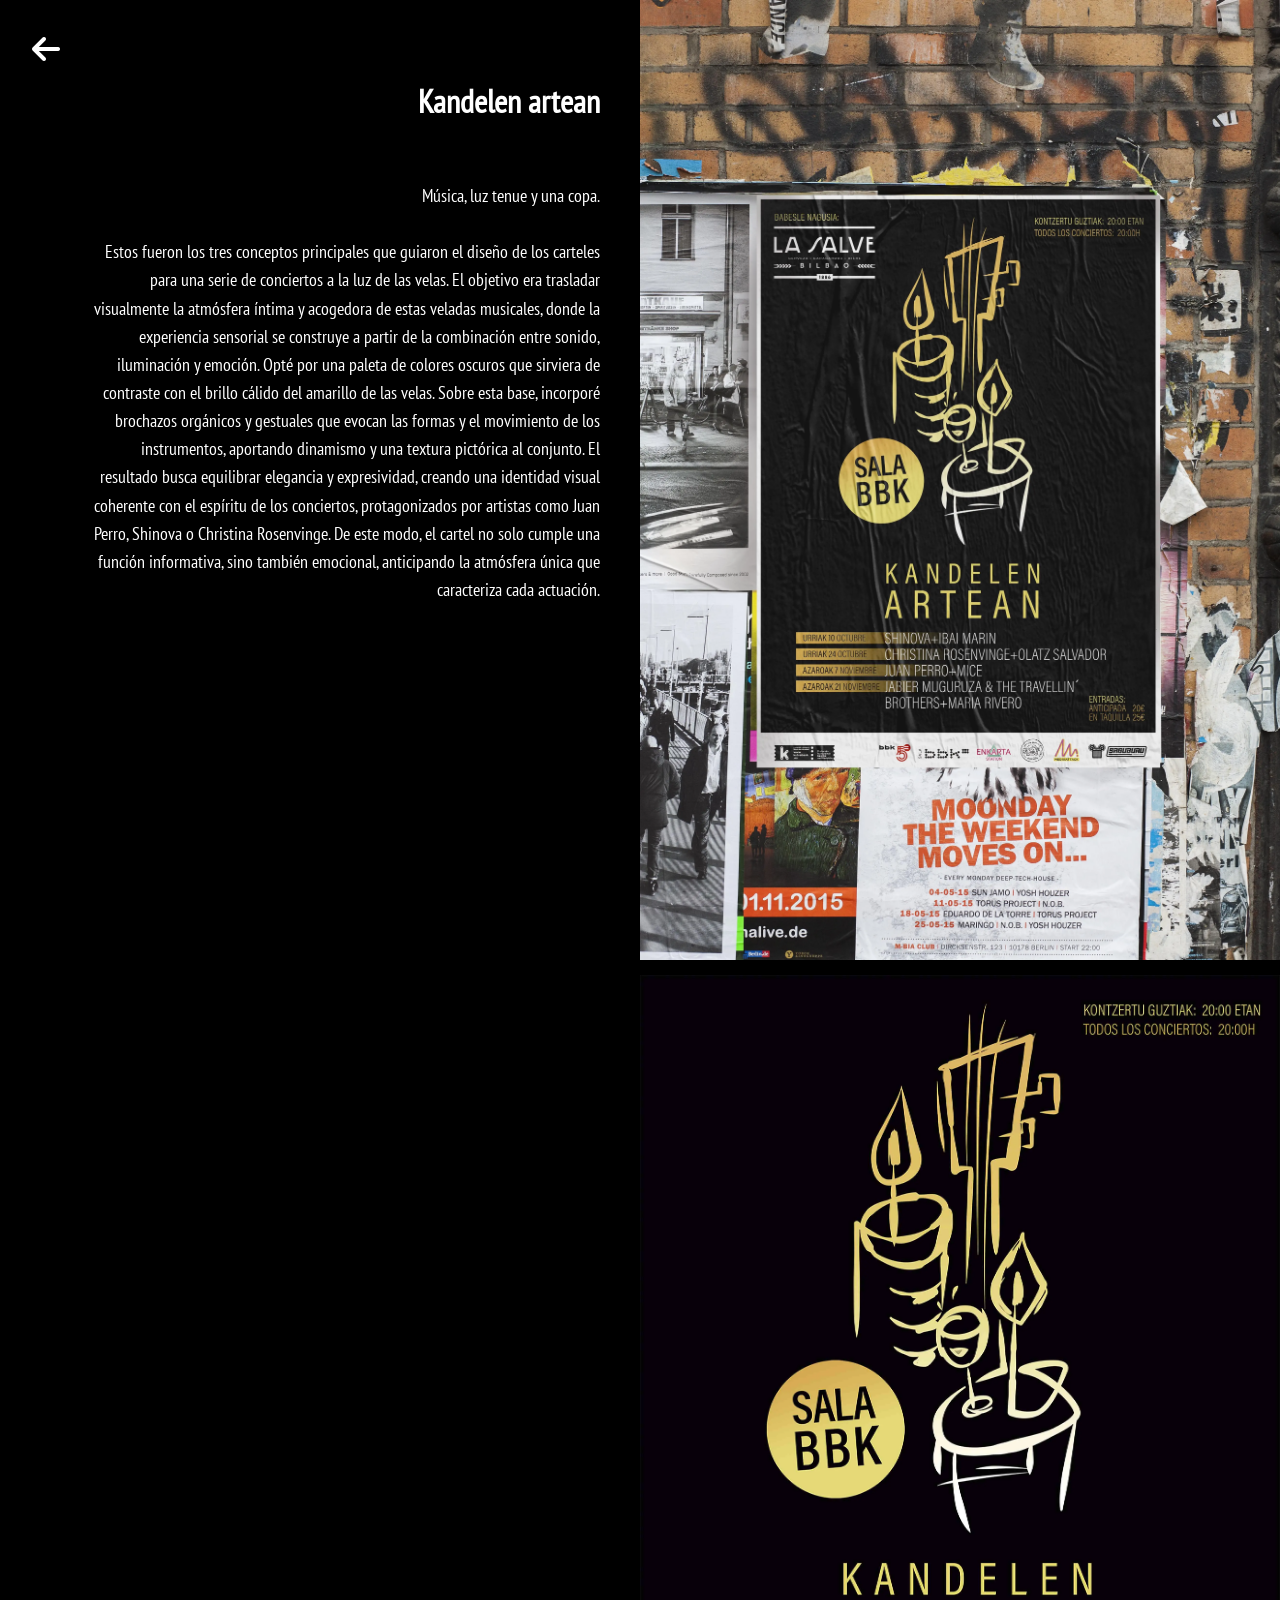
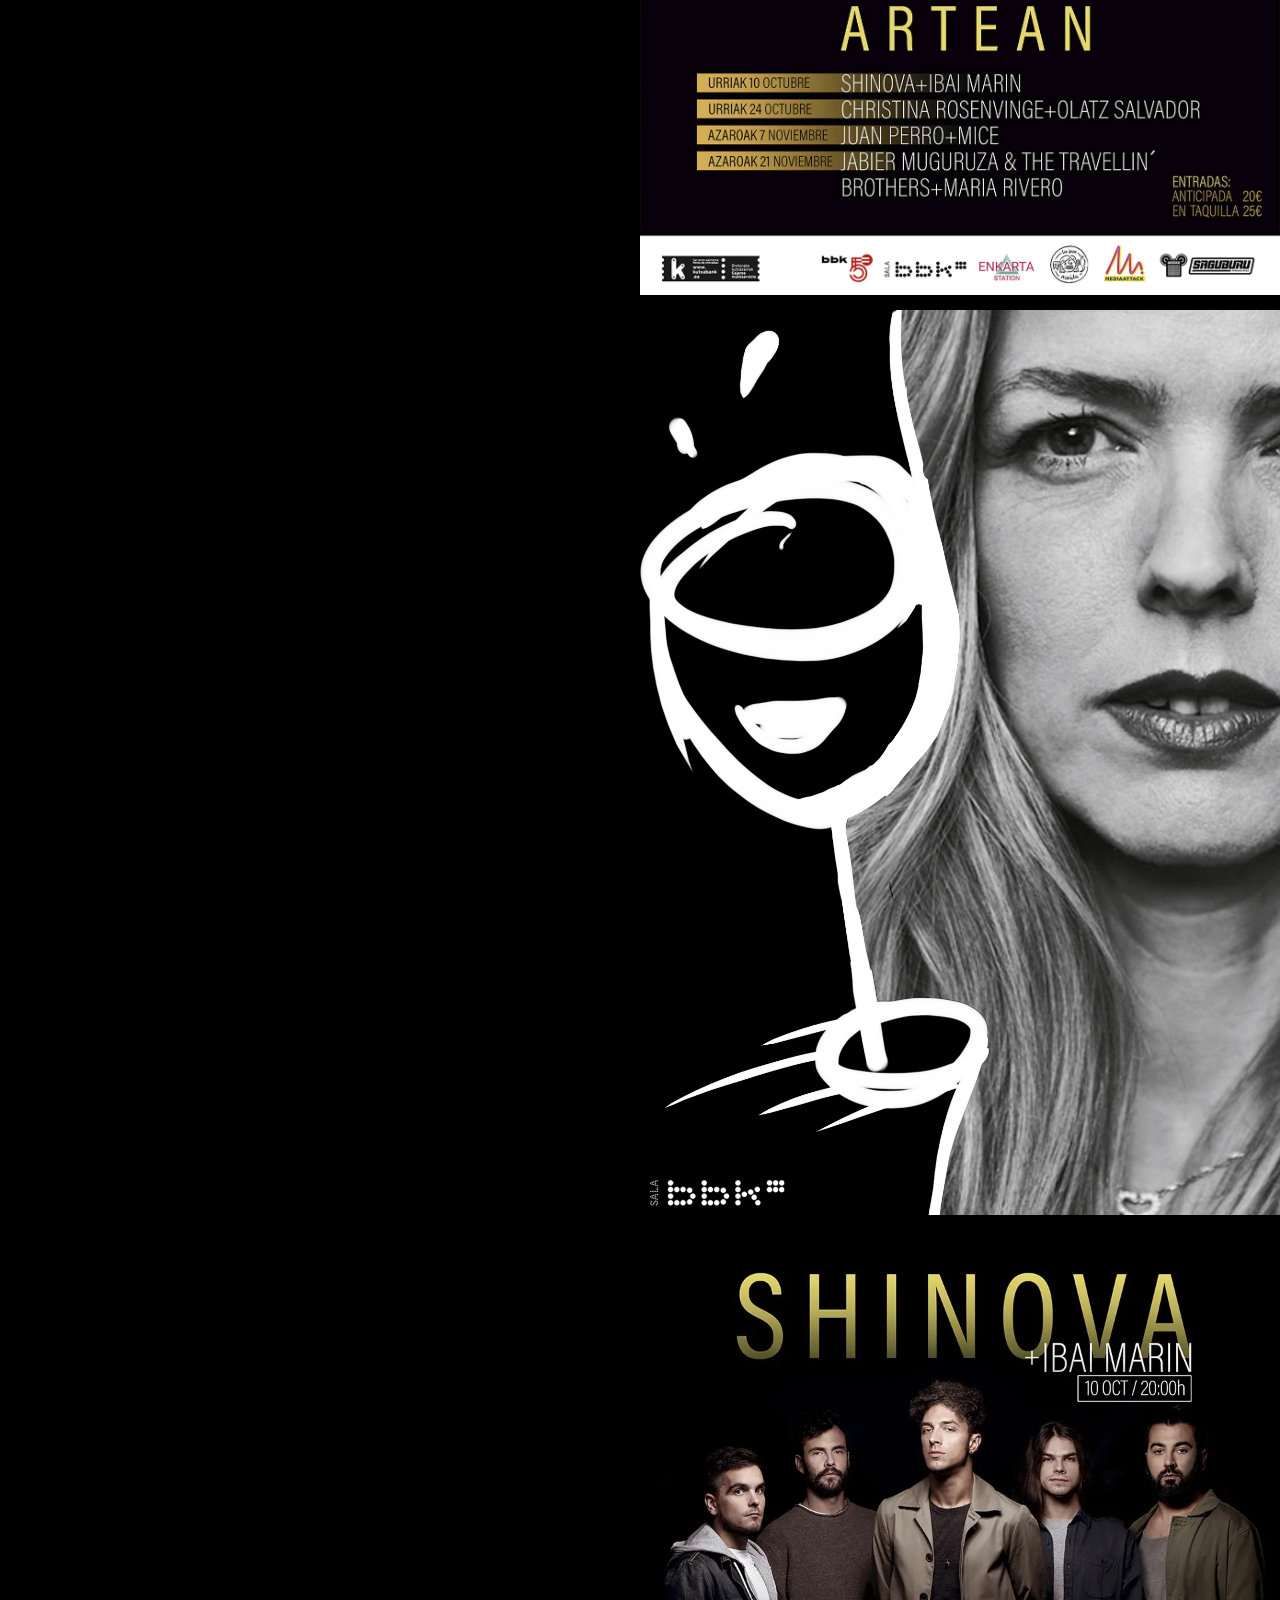
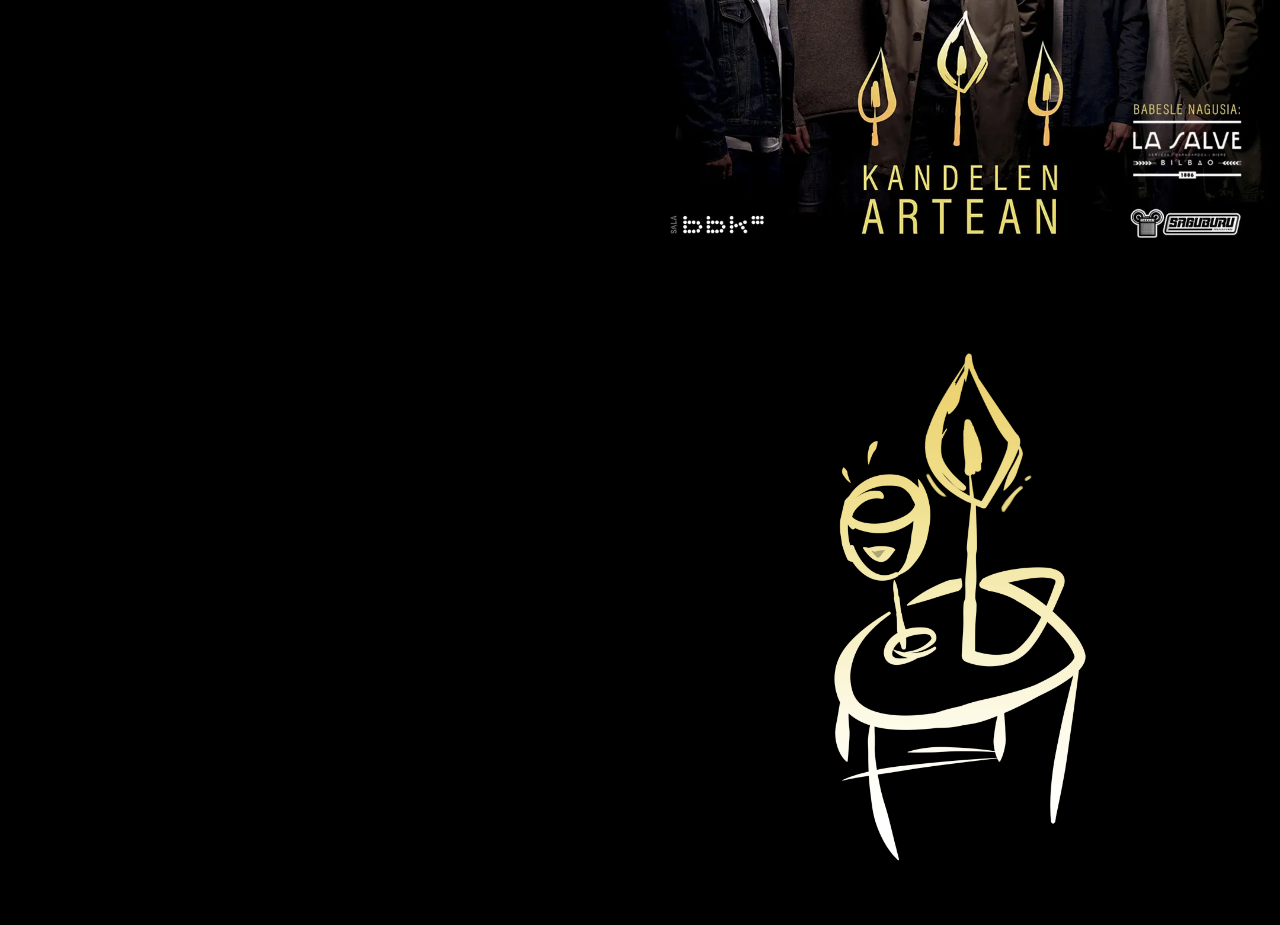
<file: kandelen.html>
<!DOCTYPE html>
<html lang="es">

<head>
  <meta charset="UTF-8">
  <meta name="viewport" content="width=device-width, initial-scale=1.0">
  <meta name="robots" content="noindex, nofollow">
  <title>Kandelen artean</title>
  <link rel="stylesheet" href="styles.css">
  <!-- Font Awesome CDN (versión gratuita) -->
  <link rel="stylesheet" href="https://cdnjs.cloudflare.com/ajax/libs/font-awesome/6.5.0/css/all.min.css"
    integrity="sha512-..." crossorigin="anonymous" referrerpolicy="no-referrer" />
</head>

<body style="background-color: black; color: white;">

  <a href="index.html" class="back-arrow" aria-label="Volver al inicio" style="color: white;">
    <i class="fas fa-arrow-left"></i>
  </a>

  <main class="project2-container">
    <div class="project2-title">
      <h1 style="color: white;">Kandelen artean</h1>
      <p style="color: white;">
        Música, luz tenue y una copa. <br>
        <br>
        Estos fueron los tres conceptos principales que guiaron el diseño de los carteles para una serie de conciertos a
        la luz de las velas. El objetivo era trasladar visualmente la atmósfera íntima y acogedora de estas veladas
        musicales, donde la experiencia sensorial se construye a partir de la combinación entre sonido, iluminación y
        emoción.

        Opté por una paleta de colores oscuros que sirviera de contraste con el brillo cálido del amarillo de las velas.
        Sobre esta base, incorporé brochazos orgánicos y gestuales que evocan las formas y el movimiento de los
        instrumentos, aportando dinamismo y una textura pictórica al conjunto.

        El resultado busca equilibrar elegancia y expresividad, creando una identidad visual coherente con el espíritu
        de los conciertos, protagonizados por artistas como Juan Perro, Shinova o Christina Rosenvinge. De este modo, el
        cartel no solo cumple una función informativa, sino también emocional, anticipando la atmósfera única que
        caracteriza cada actuación.
      </p>
    </div>
    <div class="project2-gallery" style="max-width: 50%;">
      <img src="img/kandelen-mockup.webp" alt="Imagen 2 del Proyecto 1" class="lazy-img">
      <img src="img/kandelen4.webp" alt="Imagen 3 del Proyecto 1" class="lazy-img">
      <img src="img/kandelen5.webp" alt="Imagen 3 del Proyecto 1" class="lazy-img">
      <img src="img/kandelen2.webp" alt="Imagen 3 del Proyecto 1" class="lazy-img">
      <img src="img/kandelen-gif.gif" alt="Imagen 3 del Proyecto 1" class="lazy-img">
    </div>
  </main>

</body>

</html>
</file>
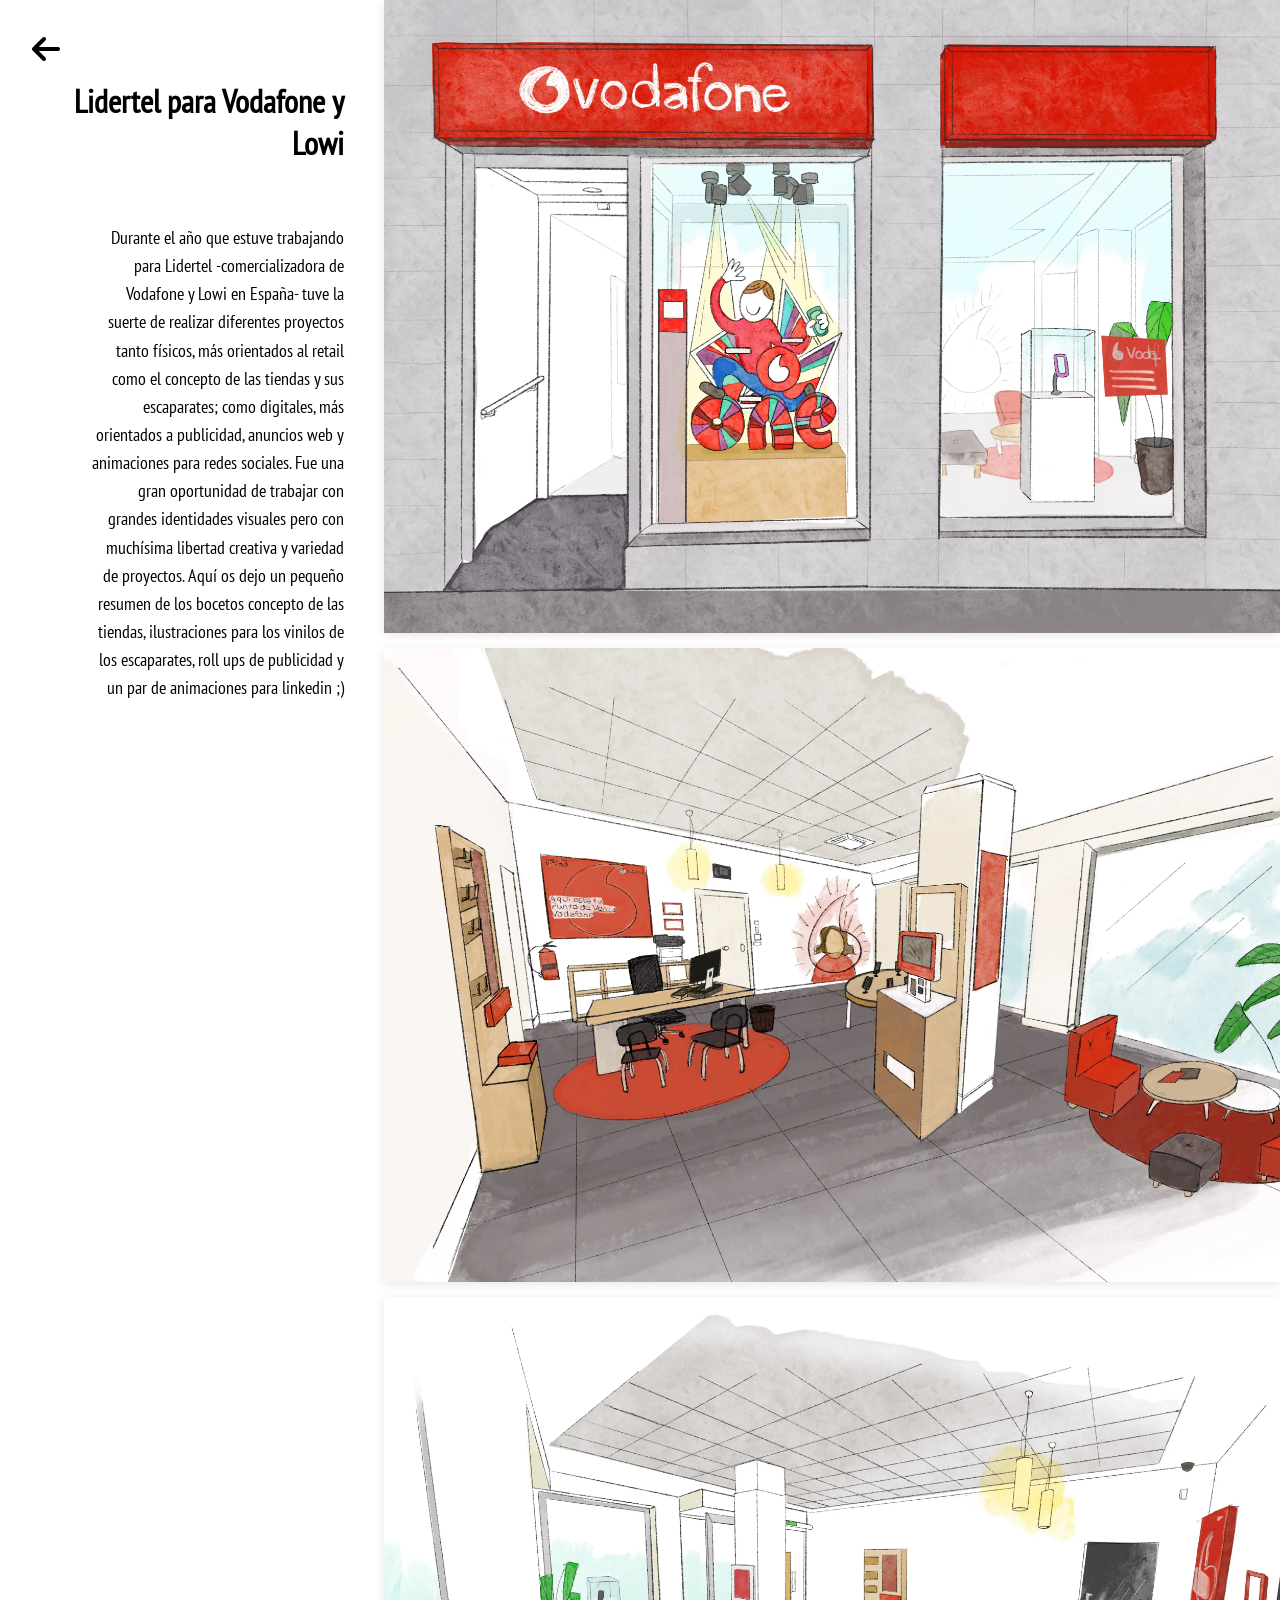
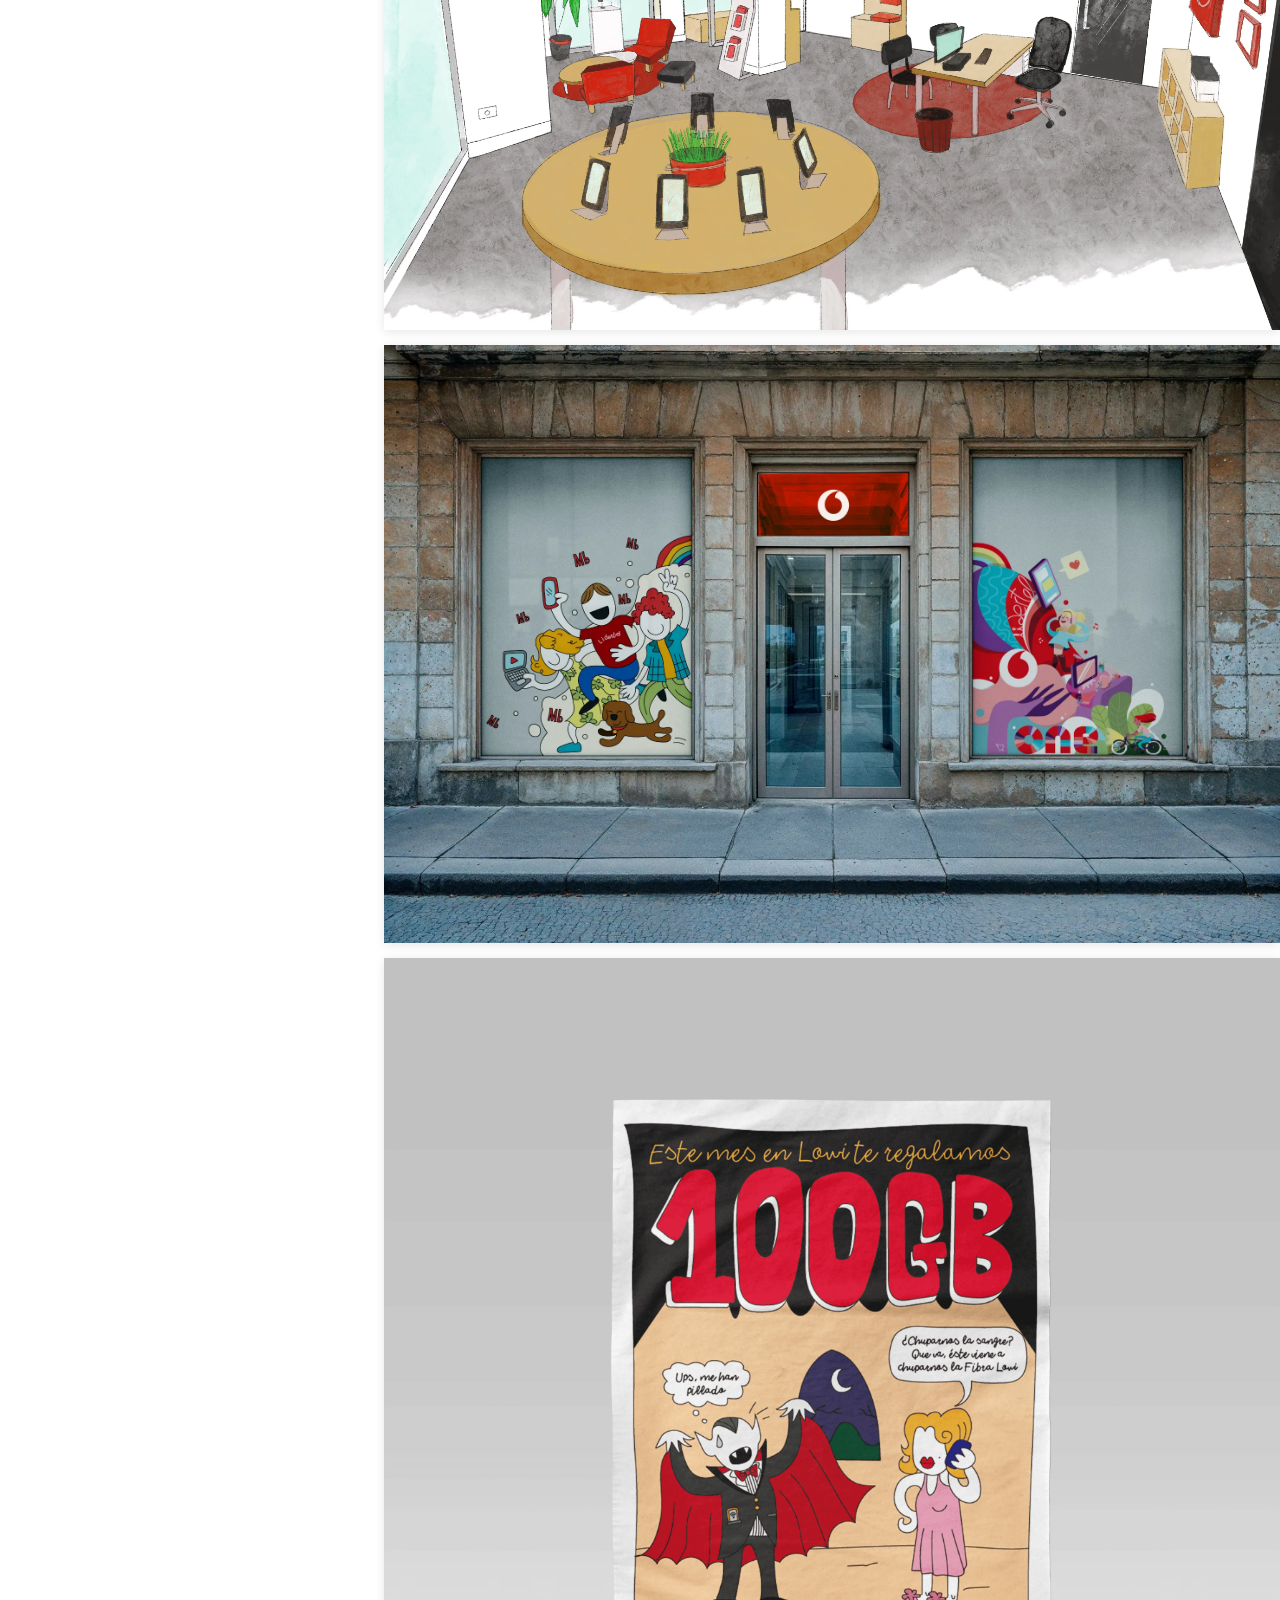
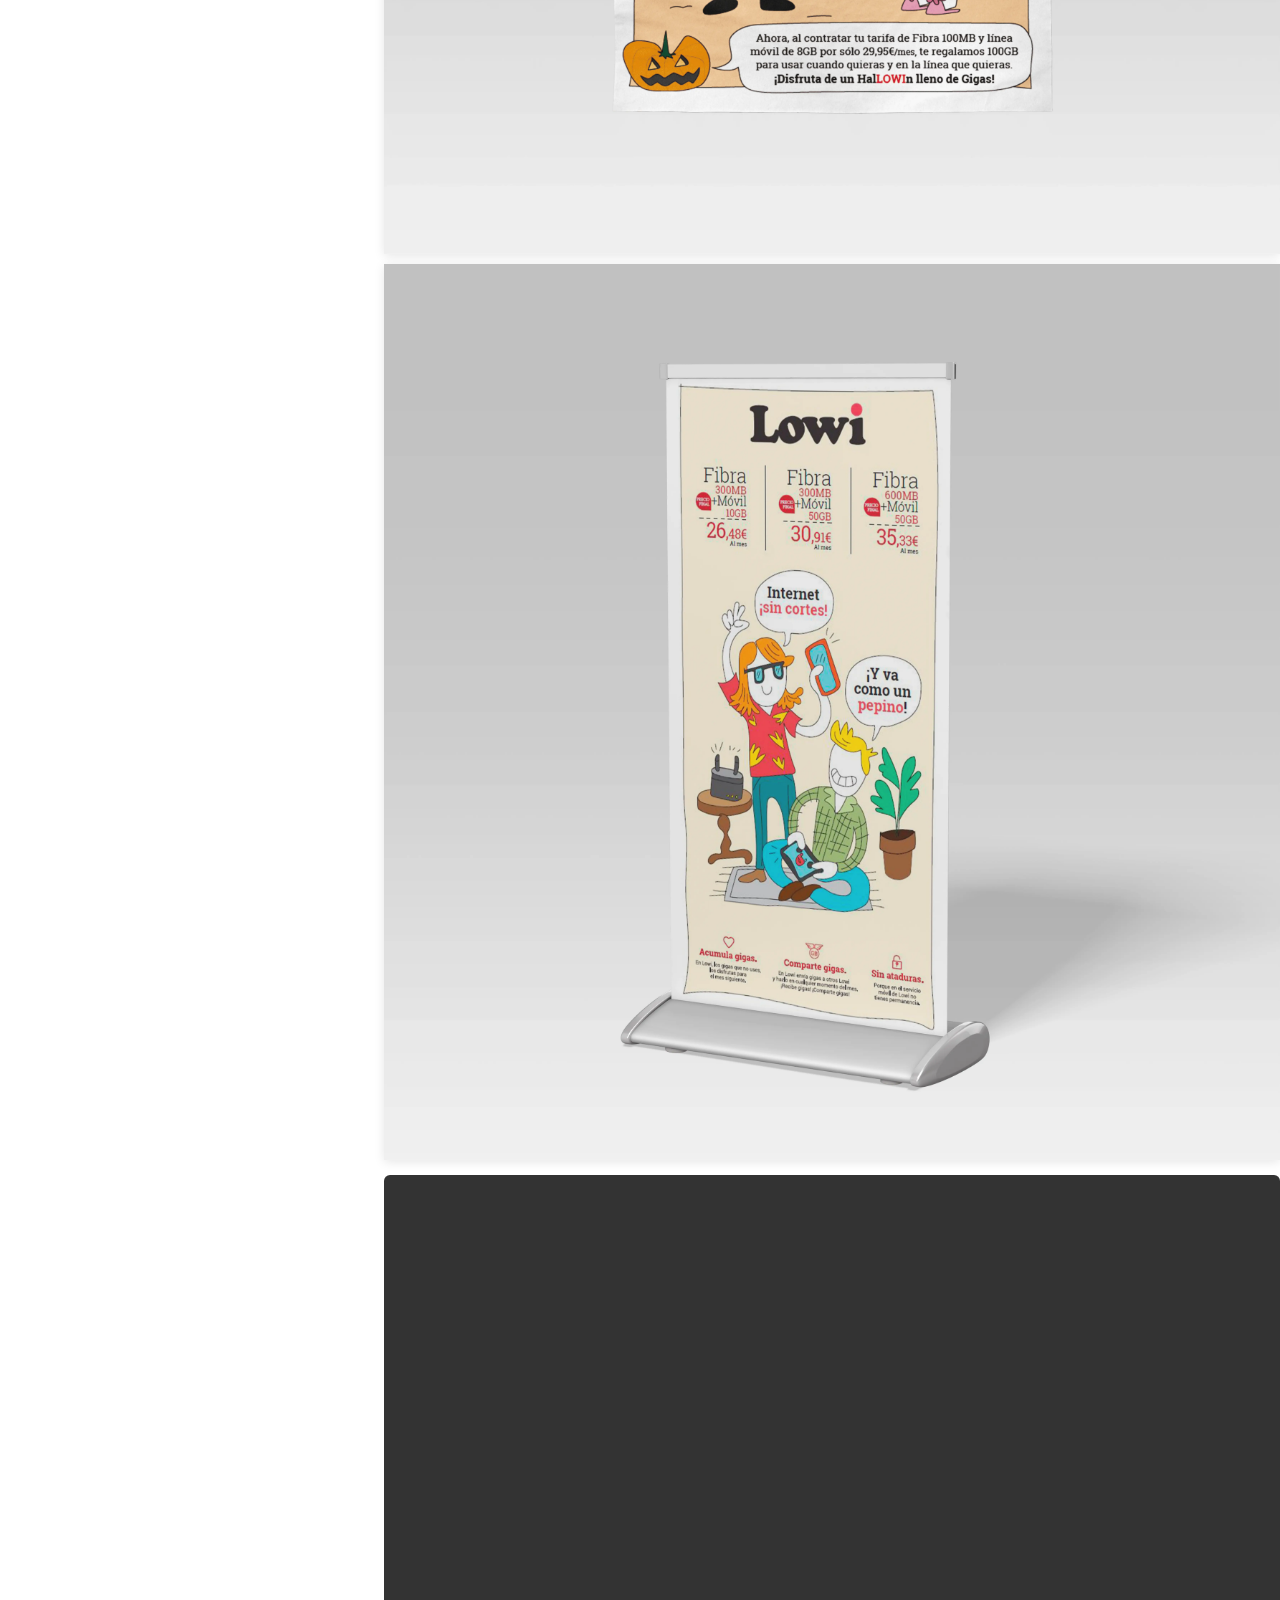
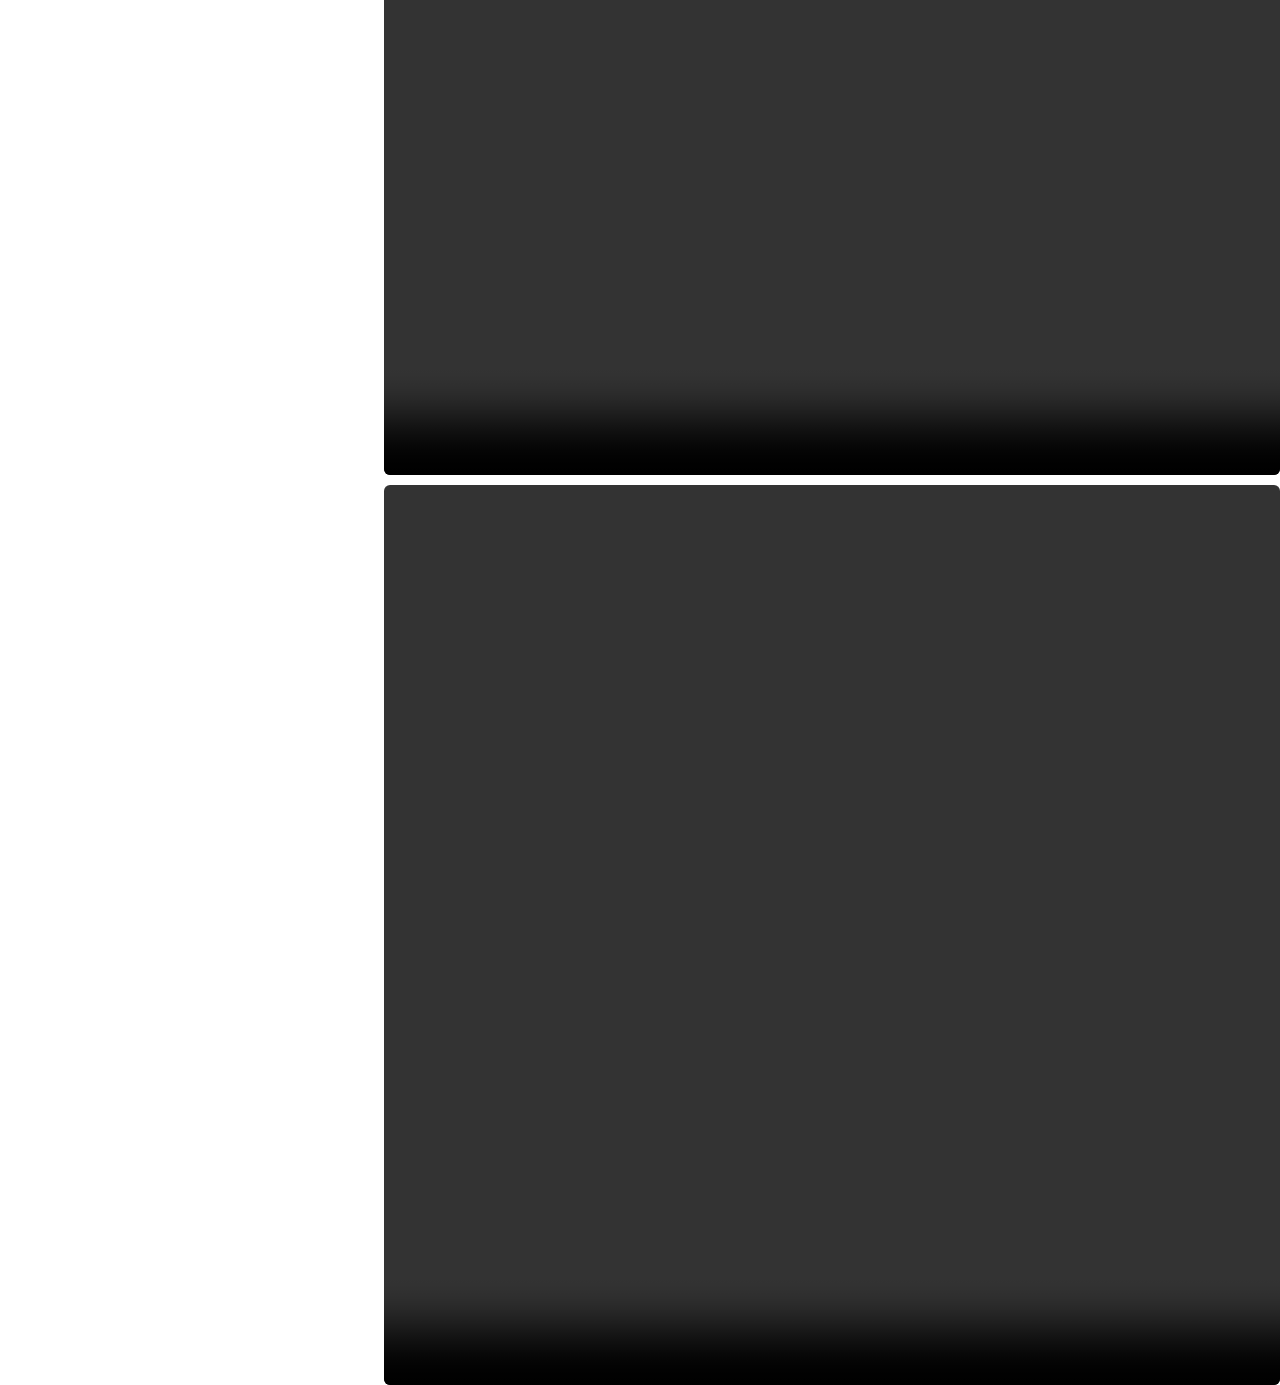
<file: lowi.html>
<!DOCTYPE html>
<html lang="es">

<head>
  <meta charset="UTF-8">
  <meta name="viewport" content="width=device-width, initial-scale=1.0">
  <meta name="robots" content="noindex, nofollow">
  <title>Lidertel para Vodafone y Lowi</title>
  <link rel="stylesheet" href="styles.css">
  <!-- Font Awesome CDN (versión gratuita) -->
  <link rel="stylesheet" href="https://cdnjs.cloudflare.com/ajax/libs/font-awesome/6.5.0/css/all.min.css"
    crossorigin="anonymous" referrerpolicy="no-referrer" />

</head>

<body>


  <a href="index.html" class="back-arrow" aria-label="Volver al inicio">
    <i class="fas fa-arrow-left"></i>
  </a>


  <main class="project2-container">
    <div class="project2-title">
      <h1>Lidertel para Vodafone y Lowi</h1>
      <p>
        Durante el año que estuve trabajando para Lidertel -comercializadora de Vodafone y Lowi en España- tuve la
        suerte de realizar diferentes proyectos tanto físicos, más orientados al retail como el concepto de las tiendas
        y
        sus escaparates; como digitales, más orientados a publicidad, anuncios web y animaciones para redes sociales.
        Fue una gran oportunidad de trabajar con grandes identidades visuales pero con muchísima libertad creativa y
        variedad de proyectos. Aquí os dejo un pequeño resumen de los bocetos concepto de las tiendas, ilustraciones
        para los vinilos de los escaparates, roll ups de publicidad y un par de animaciones para linkedin ;)
      </p>
    </div>
    <div class="project2-gallery">
      <img src="img/lowi5.webp" alt="Imagen 2 del Proyecto 1" class="lazy-img">
      <img src="img/lowi3.webp" alt="Imagen 3 del Proyecto 1" class="lazy-img">
      <img src="img/lowi4.webp" alt="Imagen 3 del Proyecto 1" class="lazy-img">
      <img src="img/lowi13.webp" alt="Imagen 2 del Proyecto 1" class="lazy-img">
      <div class="fila"><img src="img/lowi9.webp" alt="Imagen 3 del Proyecto 1" class="lazy-img"><img
          src="img/lowi12.webp" alt="Imagen 3 del Proyecto 1" class="lazy-img">
      </div>
      <div class="fila"><video src="img/lowi6.mp4" controls></video>
        <video src="img/lowi7.mp4" controls></video>
      </div>
    </div>
  </main>


</body>

</html>
</file>
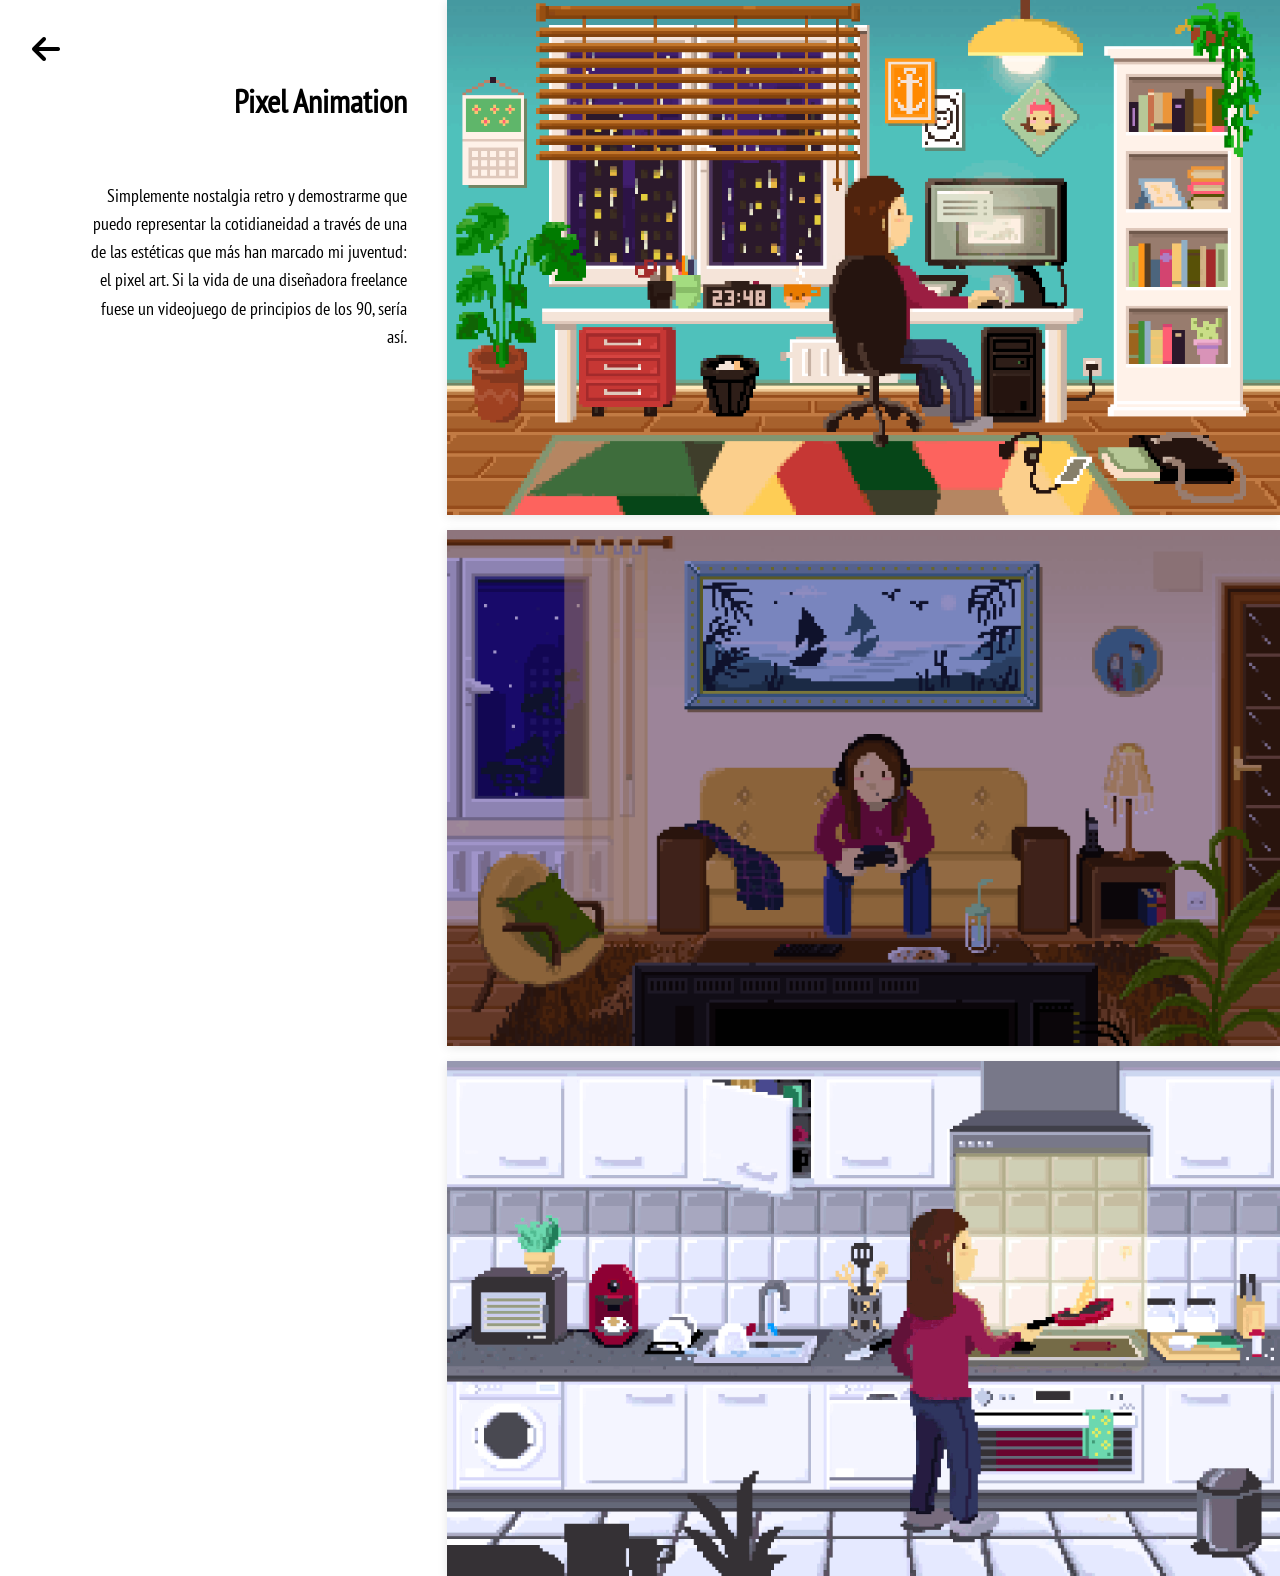
<file: pixel.html>
<!DOCTYPE html>
<html lang="es">

<head>
  <meta charset="UTF-8">
  <meta name="viewport" content="width=device-width, initial-scale=1.0">
  <meta name="robots" content="noindex, nofollow">
  <title>Pixel Animation</title>
  <link rel="stylesheet" href="styles.css">
  <!-- Font Awesome CDN (versión gratuita) -->
  <link rel="stylesheet" href="https://cdnjs.cloudflare.com/ajax/libs/font-awesome/6.5.0/css/all.min.css"
    integrity="sha512-..." crossorigin="anonymous" referrerpolicy="no-referrer" />

</head>

<body>


  <a href="index.html" class="back-arrow" aria-label="Volver al inicio">
    <i class="fas fa-arrow-left"></i>
  </a>


  <main class="project2-container">
    <div class="project2-title">
      <h1>Pixel Animation</h1>
      <p>
        Simplemente nostalgia retro y demostrarme que puedo representar la cotidianeidad a través de una de las estéticas que más
        han marcado mi juventud: el pixel art. Si la vida de una diseñadora freelance fuese un videojuego de principios de los 90, sería así. </p>
    </div>
    <div class="project2-gallery">
      <img src="img/pixel-lluvia.gif" alt="Imagen 1 del Proyecto 1" class="lazy-img">
      <img src="img/pixel-salon.gif" alt="Imagen 3 del Proyecto 1" class="lazy-img">
      <img src="img/pixel-cocina.gif" alt="Imagen 3 del Proyecto 1" class="lazy-img">
  </main>


</body>

</html>
</file>
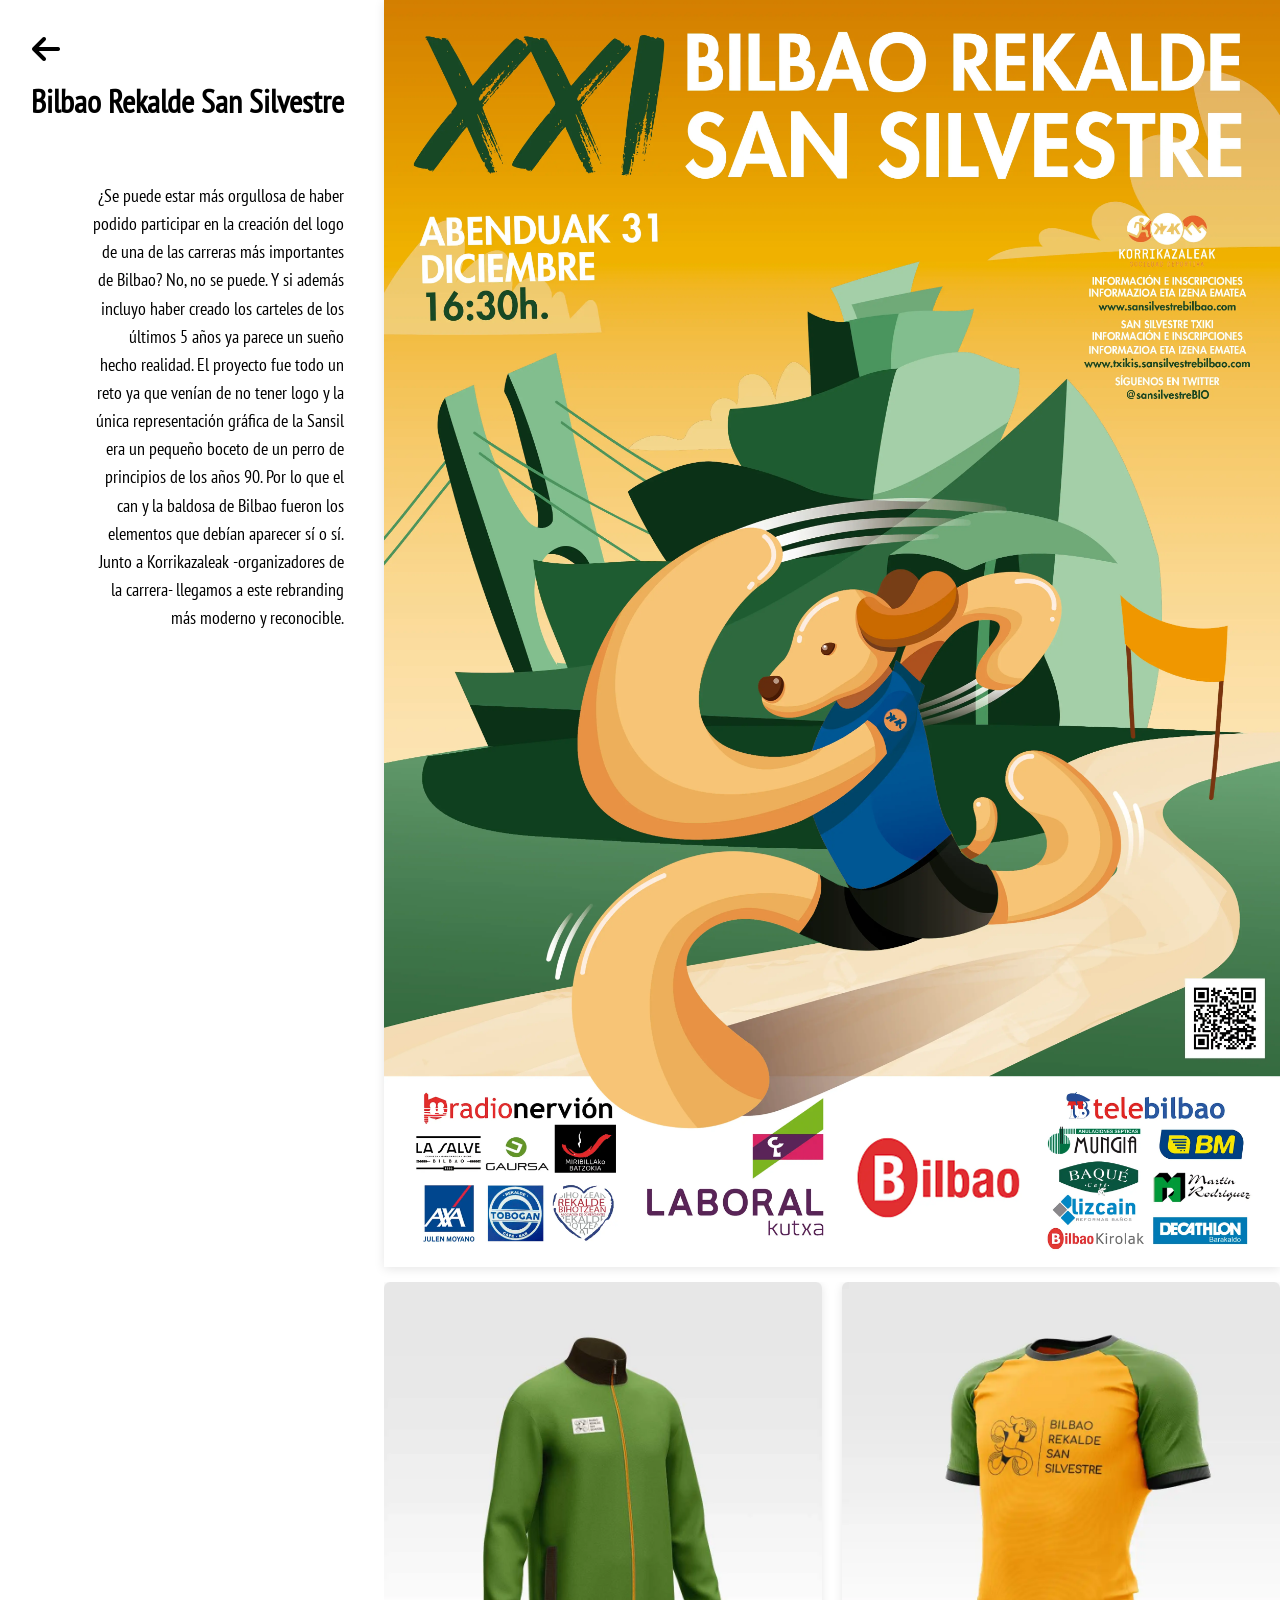
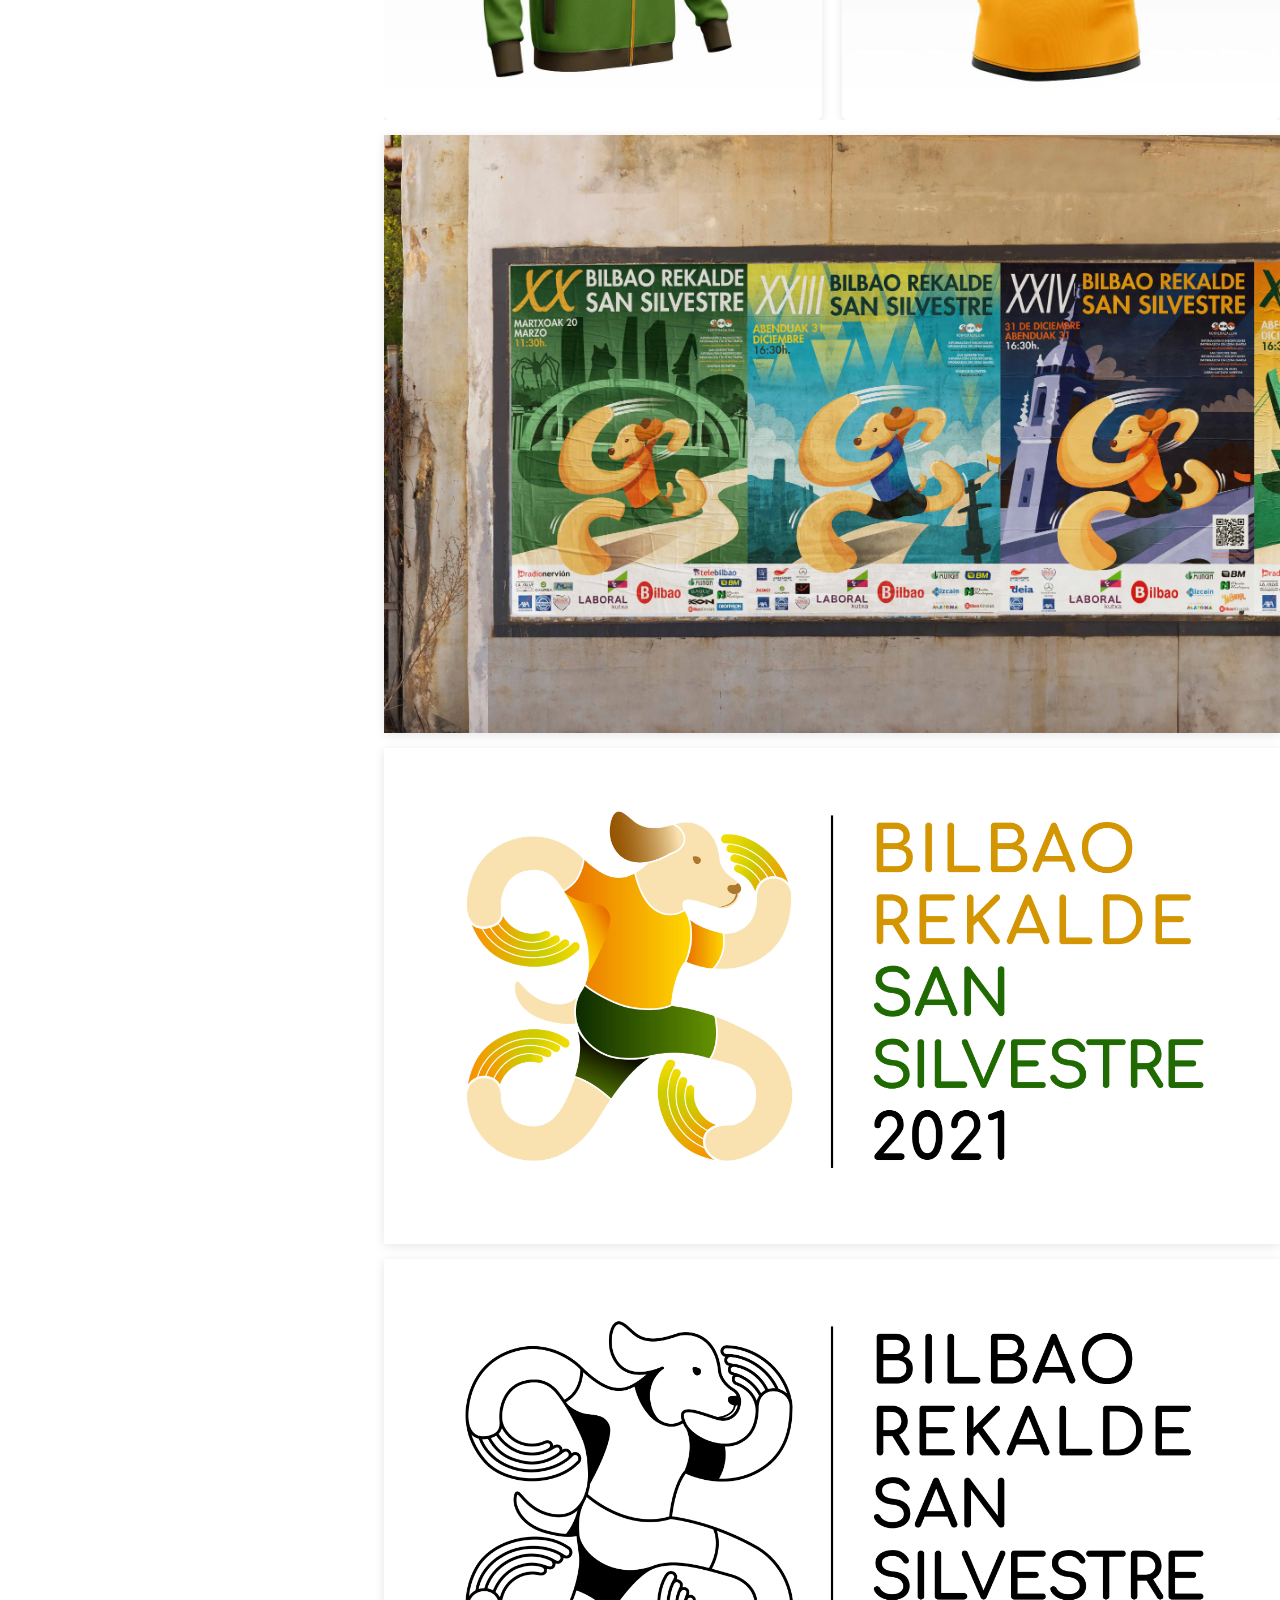
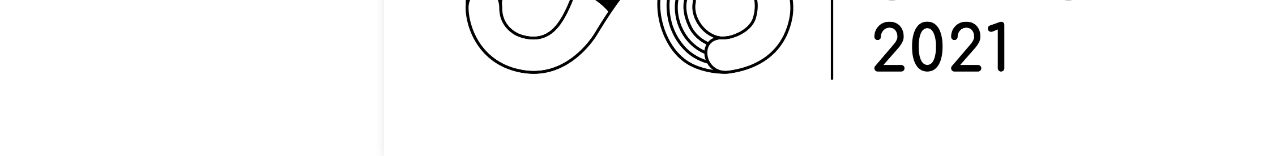
<file: sansil.html>
<!DOCTYPE html>
<html lang="es">

<head>
  <meta charset="UTF-8">
  <meta name="viewport" content="width=device-width, initial-scale=1.0">
  <meta name="robots" content="noindex, nofollow">
  <title>Bilbao Rekalde San Silvestre</title>
  <link rel="stylesheet" href="styles.css">
  <!-- Font Awesome CDN (versión gratuita) -->
  <link rel="stylesheet" href="https://cdnjs.cloudflare.com/ajax/libs/font-awesome/6.5.0/css/all.min.css"
    integrity="sha512-..." crossorigin="anonymous" referrerpolicy="no-referrer" />

</head>

<body>


  <a href="index.html" class="back-arrow" aria-label="Volver al inicio">
    <i class="fas fa-arrow-left"></i>
  </a>


  <main class="project2-container">
    <div class="project2-title">
      <h1>Bilbao Rekalde San Silvestre</h1>
      <p>
        ¿Se puede estar más orgullosa de haber podido participar en la creación del logo de una de las carreras más
        importantes de Bilbao?
        No, no se puede. Y si además incluyo haber creado los carteles de los últimos 5 años ya parece un sueño hecho
        realidad.
        El proyecto fue todo un reto ya que venían de no tener logo y la única representación gráfica de la Sansil era
        un pequeño boceto de un perro de principios de los años 90. Por lo que el can y la baldosa de Bilbao fueron
        los elementos que debían aparecer sí o sí. Junto a Korrikazaleak -organizadores de la carrera- llegamos a este
        rebranding más moderno y reconocible.
      </p>
    </div>
    <div class="project2-gallery">
      <img src="img/sansil6.webp" alt="Imagen 2 del Proyecto 1" class="lazy-img">
      <div class="fila-camis">
        <img src="img/sansil-jersey.webp" alt="Imagen 2 del Proyecto 1" class="lazy-img">
        <img src="img/sansil-cami.webp" alt="Imagen 3 del Proyecto 1" class="lazy-img">
      </div>
      <img src="img/sansil-posters.webp" alt="Imagen 2 del Proyecto 1" class="lazy-img">   
      <img src="img/sansil1.webp" alt="Imagen 2 del Proyecto 1" class="lazy-img">
      <img src="img/sansil2.webp" alt="Imagen 3 del Proyecto 1" class="lazy-img">

    </div>
  </main>


</body>

</html>
</file>
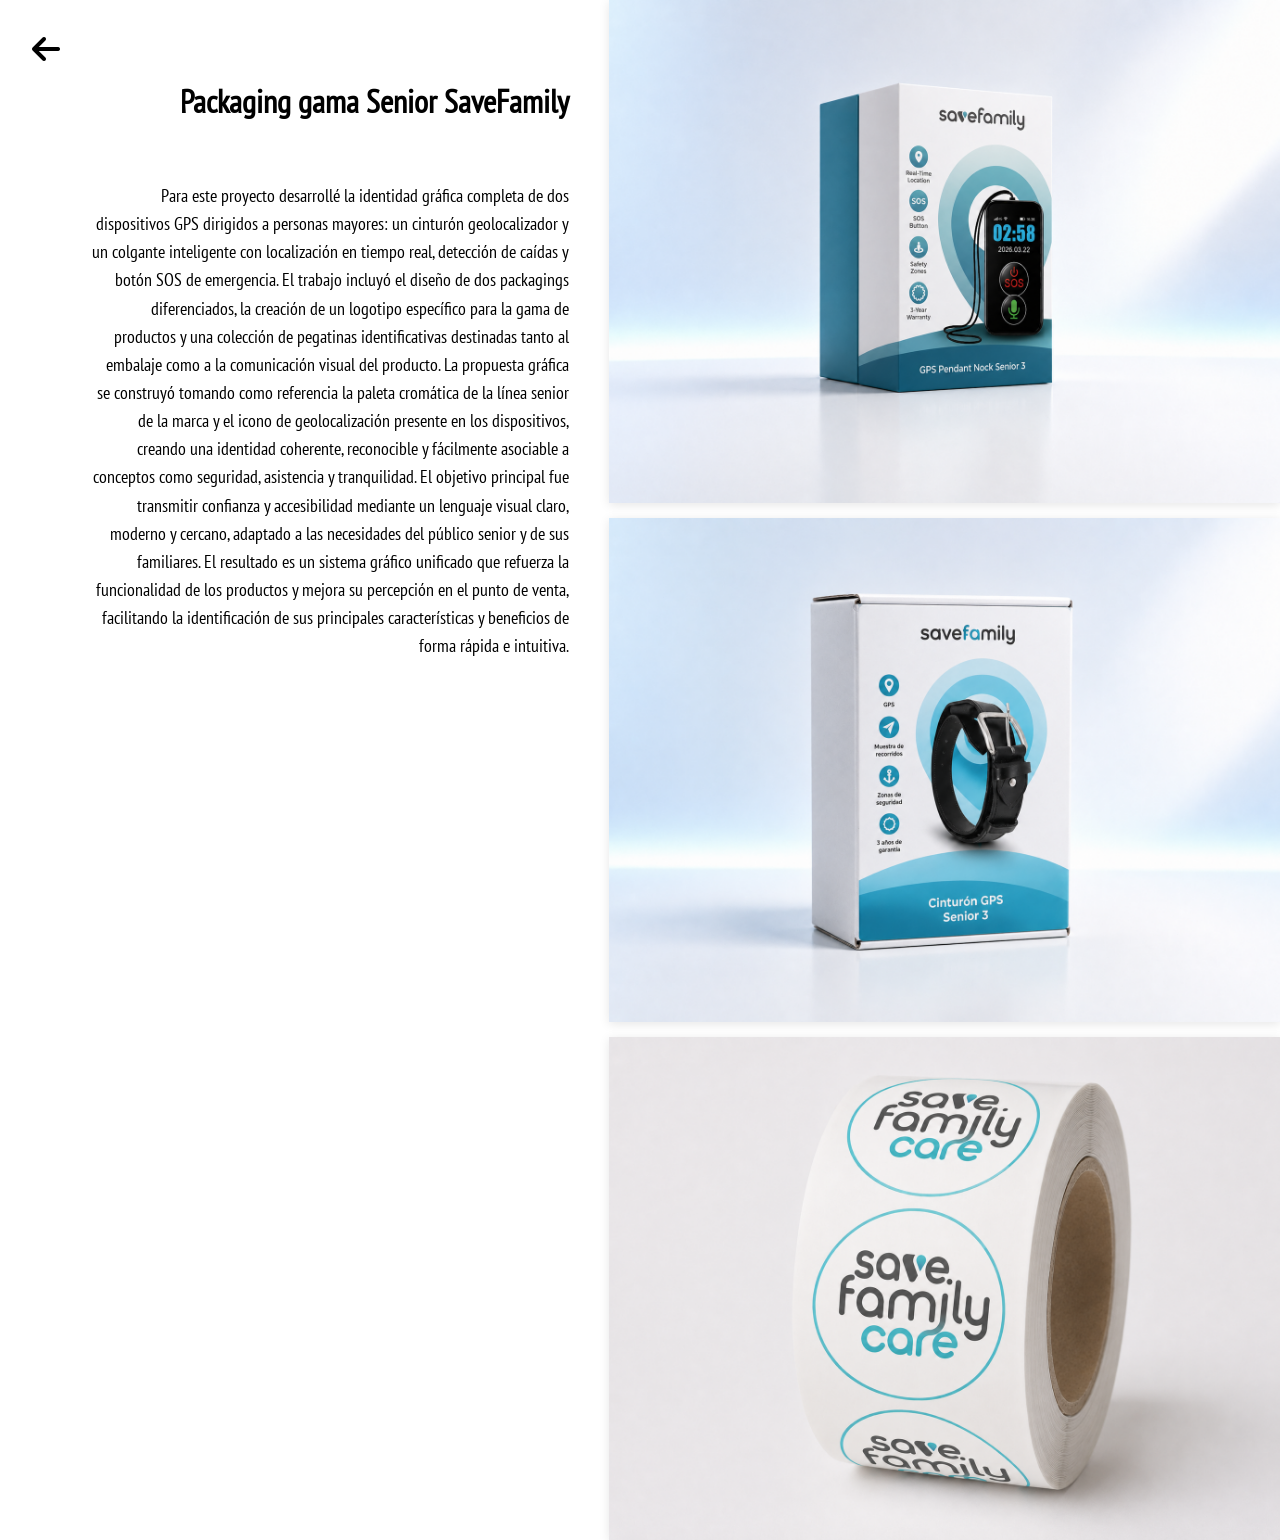
<file: savefamily.html>
<!DOCTYPE html>
<html lang="es">

<head>
  <meta charset="UTF-8">
  <meta name="viewport" content="width=device-width, initial-scale=1.0">
  <meta name="robots" content="noindex, nofollow">
  <title>SaveFamily</title>
  <link rel="stylesheet" href="styles.css">
  <!-- Font Awesome CDN (versión gratuita) -->
  <link rel="stylesheet" href="https://cdnjs.cloudflare.com/ajax/libs/font-awesome/6.5.0/css/all.min.css"
    integrity="sha512-..." crossorigin="anonymous" referrerpolicy="no-referrer" />

</head>

<body>


  <a href="index.html" class="back-arrow" aria-label="Volver al inicio">
    <i class="fas fa-arrow-left"></i>
  </a>


  <main class="project2-container">
    <div class="project2-title">
      <h1>Packaging gama Senior SaveFamily</h1>
      <p>
       Para este proyecto desarrollé la identidad gráfica completa de dos dispositivos GPS dirigidos a personas mayores: un cinturón geolocalizador y un colgante inteligente con localización en tiempo real, detección de caídas y botón SOS de emergencia.

El trabajo incluyó el diseño de dos packagings diferenciados, la creación de un logotipo específico para la gama de productos y una colección de pegatinas identificativas destinadas tanto al embalaje como a la comunicación visual del producto.

La propuesta gráfica se construyó tomando como referencia la paleta cromática de la línea senior de la marca y el icono de geolocalización presente en los dispositivos, creando una identidad coherente, reconocible y fácilmente asociable a conceptos como seguridad, asistencia y tranquilidad. El objetivo principal fue transmitir confianza y accesibilidad mediante un lenguaje visual claro, moderno y cercano, adaptado a las necesidades del público senior y de sus familiares.

El resultado es un sistema gráfico unificado que refuerza la funcionalidad de los productos y mejora su percepción en el punto de venta, facilitando la identificación de sus principales características y beneficios de forma rápida e intuitiva.
      </p>
    </div>
    <div class="project2-gallery">
      <img src="img/colgantesf1.png" alt="ColganteGPS" class="lazy-img">
      <img src="img/cinturonsf1.png" alt="CinturonGPS" class="lazy-img">   
      <img src="img/pegatinasf1.png" alt="Pegatinas" class="lazy-img">

    </div>
  </main>


</body>

</html>
</file>
<file: styles.css>
/* Reset básico */
* {
  margin: 0;
  padding: 0;
  box-sizing: border-box;
}

@font-face {
    font-family: 'PT Sans Narrow';
    src: url('fonts/PTSans-Narrow.woff2') format('woff2'),
        url('fonts/PTSans-Narrow.woff') format('woff');
    font-weight: normal;
    font-style: normal;
    font-display: swap;
}

body, html {
  font-family: 'PT Sans Narrow', sans-serif;
  scroll-behavior: smooth;
}



/* Header con video */
.video-header {
  position: relative;
  height: 100vh;
  overflow: hidden;
}

.background-video {
  position: absolute;
  top: 0; left: 0;
  width: 100%;
  height: 100%;
  object-fit: cover;
  z-index: -1;
}

/* Menú flotante superior */
.nav {
  position: fixed;
  top: 20px;
  left: 20px;
  right: 20px;
  display: flex;
  justify-content: space-between;
  align-items: center;
  z-index: 10;
  font-size: large;
}

/* "maldigo" a la izquierda */
.nav-left {
  color: rgba(16, 2, 99, 0.808);
  padding: 10px 15px;
}

.nav a {
  text-decoration: none;
}

.nav-left:hover {
  color: rgba(38, 0, 255, 0.808);
}

/* Enlaces a la derecha */
.nav-right {
  list-style: none;
  display: flex;
  gap: 5px;
}

.nav-right a {
  text-decoration: none;
  color: rgba(16, 2, 99, 0.808);
  padding: 10px 15px;
  transition: background-color 0.3s;
}

.nav-right a:hover {
  color: rgba(38, 0, 255, 0.808);
}


/* Portfolio Grid */
.portfolio-grid {
  display: grid;
  grid-template-columns: repeat(3, 1fr);
  gap: 15px;
  padding: 60px 20px;
  background: #ffffff;
}

.grid-item {
  position: relative;
  overflow: hidden;
  aspect-ratio: 1 / 1;
}

.grid-item img {
  width: 100%;
  height: 100%;
  object-fit: cover;
  display: block;
}

.overlay {
  position: absolute;
  top: 0; left: 0;
  width: 100%;
  height: 100%;
  background: rgba(0,0,0,0.5);
  color: white;
  display: flex;
  align-items: center;
  justify-content: center;
  font-size: 1.2rem;
  opacity: 0;
  transition: opacity 0.3s;
}

.grid-item:hover .overlay {
  opacity: 1;
}

/* Footer */
footer {
  background: #222;
  color: white;
  text-align: center;
  padding: 30px 10px;
}

footer a {
  color: #ffcc00;
  text-decoration: none;
}

/* Responsive INDEX */
@media (max-width: 768px) {
  .portfolio-grid {
    grid-template-columns: repeat(2, 1fr);
  }

  .video-header {
    height: 70vh;
    margin-top: 50px;
  }
}

@media (max-width: 480px) {
  .portfolio-grid {
    grid-template-columns: 1fr;
  }

  .menu {
    flex-direction: column;
    top: 10px;
    right: 10px;
    gap: 10px;
  }
}

/* Estilo para páginas de proyecto */
.project-container {
  display: flex;
  flex-direction: column;
  gap: 20px;
}

.project-container h1 {
  max-width: 1200px;
  font-size: 2rem;
  margin-top: 40px;
  padding: 0px 5px 0px 200px;
  text-align: left;
}

.project-container p {
  max-width: 1200px;
  margin-top: 20px;
  padding: 0px 5px 0px 200px;
  font-size: 1.1rem;
  line-height: 1.6;
  text-align: left;
}

.project-gallery {
  display: flex;
  flex-direction: column;
  gap: 15px;
}

.project-gallery img {
  width: 100%;
  height: auto;
  box-shadow: 0 2px 10px rgba(0,0,0,0.1);
}

.back-arrow {
  position: fixed;
  top: 20px;
  left: 20px;
  font-size: 2rem;
  color: rgb(0, 0, 0);
  text-decoration: none;
  padding: 8px 12px;
  z-index: 20;
}

.back-arrow:hover {
  color: rgba(38, 0, 255, 0.808);
}



/* Responsive PAGINA PROYECTO1 */
@media (max-width: 600px) {
  .project-container h1 {
    text-align: right;
    padding: 40px 20px 0px 20px;
  }

   .project-container P {
    text-align: right;
    padding: 10px 20px 20px 70px;
   }
}


/* Estilo para páginas de plantilla2 */
.project2-container {
  display: flex;
  /*flex-direction: column;*/
  gap: 20px;
}

.project2-title {
  display: flex;
  flex-direction: column;
}

.project2-container h1 {
  max-width: 100%;
  margin-top: 10px;
  padding: 70px 20px 20px 20px;
  font-size: 2rem;
  margin-bottom: 10px;
  text-align: right;
}

.project2-container p {
  max-width: 1200px;
  margin: 10px auto auto 70px;
  padding: 20px;
  font-size: 1.1rem;
  line-height: 1.6;
  text-align: right;
}

.project2-gallery {
  display: flex;
  flex-direction: column;
  gap: 15px;
  max-width: 70%;
  justify-content: flex-end;
}

.project2-gallery img {
  width: 100%;
  height: auto;
  box-shadow: 0 2px 10px rgba(0,0,0,0.1);
}

.fila {
  display: flex;
  flex-direction: row;
  flex-wrap: wrap;
  gap: 10px;
  width: 100%;
}

.fila video {
  flex: 1 1 45%;     /* dos por fila */
  height: 100vh;     /* ocupa toda la altura visible */
  object-fit: cover; /* mantiene proporción y recorta si es necesario */
  width: 100%;       /* ocupa el ancho de su contenedor flex */
  max-width: 100%;    /* asegura que 2 videos quepan por fila */
  border-radius: 6px; /* opcional */
}

.fila img {
 flex: 0 1 40%;     /* dos imágenes por fila */
  width: 100%;
  height: auto;
  object-fit: cover; /* o contain si prefieres no recortar */
}

.fila-sansil {
  display: flex;
  flex-wrap: wrap;        /* Permite que las imágenes pasen a otra fila */
  gap: 10px;              /* Espacio entre imágenes */
  justify-content: center;
  align-items: flex-start;
  max-width: 100%;
}

.fila-sansil img{
  flex: 0 1 calc(10% - 10px); /* 🔹 3 imágenes por fila (resta el gap) */
  max-height: 60vh;  
  height: auto;             /* No ocupan más del 80% de la altura visible */
  width: 100%;
  object-fit: cover;              /* Se recortan sin deformarse */
  display: block;
}

.fila-camis {
  display: flex;
  flex-direction: row;
  flex-wrap: wrap;       /* permite que pasen a otra línea si no caben */
  justify-content: space-between;
  gap: 10px;
  width: 100%;
  overflow-x: hidden;    /* evita scroll horizontal */
  box-sizing: border-box;
}

.fila-camis img {
  flex: 1 1 calc(50% - 10px); /* dos por fila, restando el gap */
  max-width: calc(50% - 10px); /* asegura que no se pasen de la mitad */
  width: 100%;
  height: auto;
  object-fit: cover;
  border-radius: 6px;
  display: block;        /* evita espacios en línea entre imágenes */
}


/* Responsive PAGINA plantilla2 */

@media (max-width: 600px){

.project2-container h1 {
  margin: 0px;
}

.project2-container{
  flex-direction: column;
}

.project2-gallery{
  max-width: 100% !important;
  justify-content: center;

}

.project2-gallery img{
  box-shadow: none;
}

.fila {
    flex-direction: column; /* una en cada columna */
    width: 100%;
  }

  .fila video {
    width: 100%;
    height: auto; /* evita ocupar toda la altura */
    object-fit: contain;
  }

  .fila-sansil {
    flex-direction: column;  /* Cada imagen en columna */
    align-items: center;
  }

  .fila-sansil img {
    width: 100%;        /* Ocupa todo el ancho del móvil */
    max-height: none;   /* Se ajusta al ancho, no a la altura */
  }

  .fila-camis {
    flex-direction: column; /* apila las imágenes */
  }

  .fila-camis img {
    flex: 1 1 100%;
    width: 100%;
    max-width: calc(100%);
  }

}
</file>
